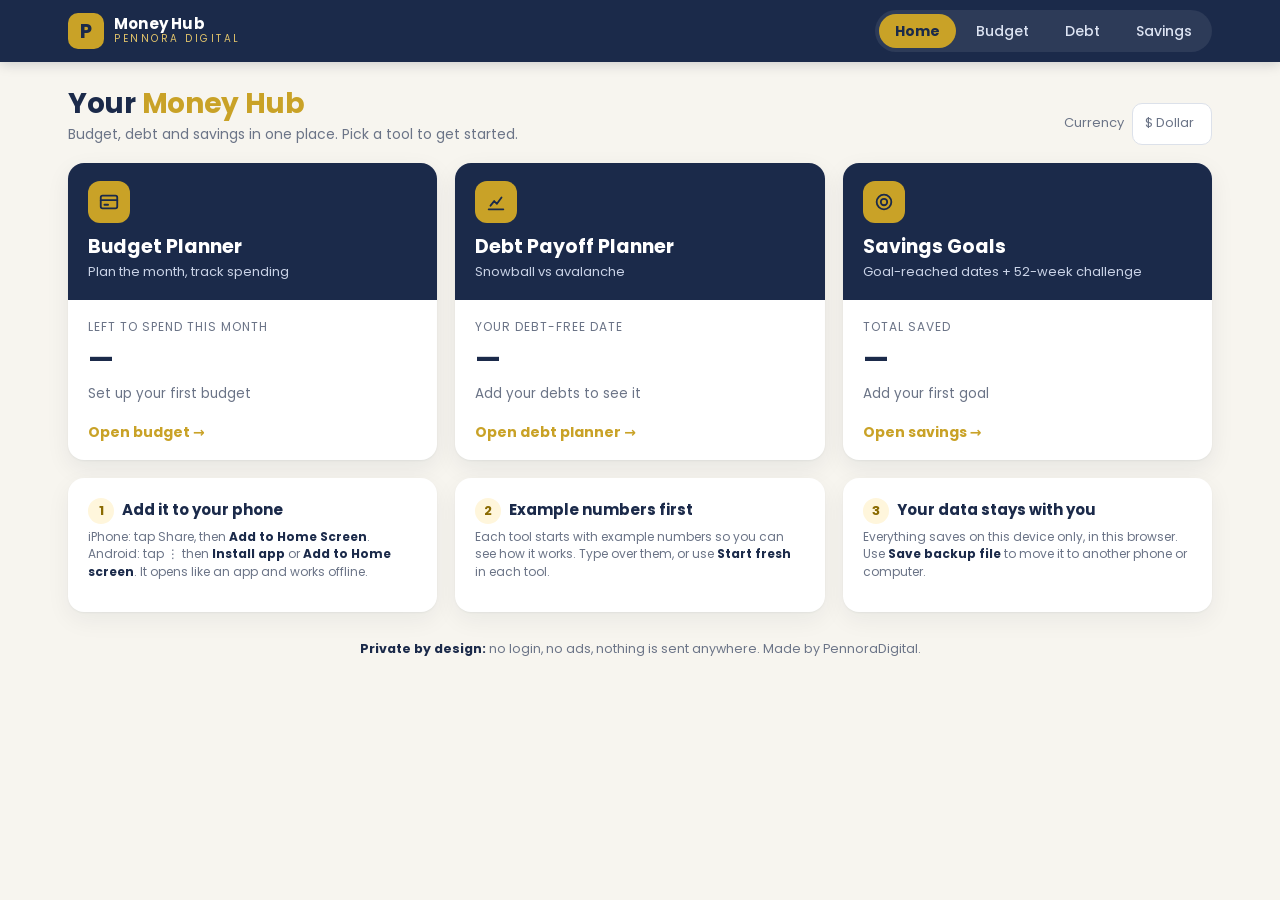
<file: index.html>
<!doctype html>
<html lang="en">
<head>
<meta charset="utf-8">
<meta name="viewport" content="width=device-width, initial-scale=1">
<title>Money Hub – Pennora Money Hub</title>
<meta name="robots" content="noindex, nofollow">
<meta name="theme-color" content="#1B2A4A">
<meta name="apple-mobile-web-app-capable" content="yes">
<meta name="mobile-web-app-capable" content="yes">
<meta name="apple-mobile-web-app-status-bar-style" content="black">
<meta name="apple-mobile-web-app-title" content="Money Hub">
<link rel="manifest" href="manifest.webmanifest">
<link rel="icon" href="icon-192.png">
<link rel="apple-touch-icon" href="apple-touch-icon.png">
<link rel="stylesheet" href="fonts.css">
<link rel="stylesheet" href="app.css">
</head>
<body>
<div class="appbar"><div class="in"><a class="mark" href="index.html"><span class="p">P</span><span><b>Money Hub</b><small>Pennora Digital</small></span></a><nav class="tabs" aria-label="Tools"><a href="index.html" aria-current="page">Home</a><a href="budget.html">Budget</a><a href="debt.html">Debt</a><a href="savings.html">Savings</a></nav></div></div>
<div class="wrap">
  <header class="top">
    <div>
      <h1>Your <em>Money Hub</em></h1>
      <p class="tag">Budget, debt and savings in one place. Pick a tool to get started.</p>
    </div>
    <div class="top-actions">
      <label class="cur">Currency <select id="currency" aria-label="Currency symbol"></select></label>
    </div>
  </header>
  <style>
    .tools{display:grid;grid-template-columns:repeat(3,minmax(0,1fr));gap:18px}
    .tool{display:flex;flex-direction:column;text-decoration:none;color:inherit;background:#fff;border-radius:var(--radius);overflow:hidden;box-shadow:0 1px 2px rgba(20,30,55,.05),0 8px 24px rgba(20,30,55,.07);transition:transform .15s,box-shadow .15s}
    .tool:hover{transform:translateY(-2px);box-shadow:0 2px 4px rgba(20,30,55,.06),0 14px 30px rgba(20,30,55,.12)}
    .tool .th{background:var(--navy);color:#fff;padding:18px 20px;position:relative}
    .tool .th .ic{width:42px;height:42px;border-radius:12px;background:var(--gold);display:grid;place-items:center;margin-bottom:10px}
    .tool .th b{font-size:19px;display:block}
    .tool .th span{font-size:13px;color:#C9D2E6}
    .tool .tb{padding:18px 20px;flex:1;display:flex;flex-direction:column;gap:4px}
    .tool .l{font-size:12px;color:var(--muted);text-transform:uppercase;letter-spacing:1px}
    .tool .v{font-size:28px;font-weight:700;color:var(--navy)}
    .tool .s{font-size:13.5px;color:var(--muted)}
    .tool .go{margin-top:14px;font-weight:700;color:var(--gold);font-size:14px}
    .steps{display:grid;grid-template-columns:repeat(3,minmax(0,1fr));gap:18px;margin-top:18px}
    .steps .card b{color:var(--navy)}
    .n{display:inline-grid;place-items:center;width:26px;height:26px;border-radius:50%;background:var(--gold-bg);color:#8A6A00;font-weight:700;font-size:13px;margin-right:8px}
    @media (max-width:900px){.tools,.steps{grid-template-columns:1fr}}
  </style>
  <div class="tools">
    <a class="tool" href="budget.html">
      <div class="th"><div class="ic"><svg width="22" height="22" viewBox="0 0 24 24" fill="none" stroke="#1B2A4A" stroke-width="2" stroke-linecap="round" stroke-linejoin="round"><rect x="3" y="5" width="18" height="14" rx="2"/><path d="M3 10h18M7 15h4"/></svg></div><b>Budget Planner</b><span>Plan the month, track spending</span></div>
      <div class="tb"><div class="l">Left to spend this month</div><div class="v" id="bV">—</div><div class="s" id="bS">Set up your first budget</div><div class="go">Open budget →</div></div>
    </a>
    <a class="tool" href="debt.html">
      <div class="th"><div class="ic"><svg width="22" height="22" viewBox="0 0 24 24" fill="none" stroke="#1B2A4A" stroke-width="2" stroke-linecap="round" stroke-linejoin="round"><path d="M4 20h16M6 16l4-5 3 3 5-7"/></svg></div><b>Debt Payoff Planner</b><span>Snowball vs avalanche</span></div>
      <div class="tb"><div class="l">Your debt-free date</div><div class="v" id="dV">—</div><div class="s" id="dS">Add your debts to see it</div><div class="go">Open debt planner →</div></div>
    </a>
    <a class="tool" href="savings.html">
      <div class="th"><div class="ic"><svg width="22" height="22" viewBox="0 0 24 24" fill="none" stroke="#1B2A4A" stroke-width="2" stroke-linecap="round" stroke-linejoin="round"><circle cx="12" cy="12" r="8"/><circle cx="12" cy="12" r="3.5"/></svg></div><b>Savings Goals</b><span>Goal-reached dates + 52-week challenge</span></div>
      <div class="tb"><div class="l">Total saved</div><div class="v" id="sV">—</div><div class="s" id="sS">Add your first goal</div><div class="go">Open savings →</div></div>
    </a>
  </div>
  <div class="steps">
    <div class="card"><span class="n">1</span><b>Add it to your phone</b><p class="hint">iPhone: tap Share, then <b>Add to Home Screen</b>. Android: tap ⋮ then <b>Install app</b> or <b>Add to Home screen</b>. It opens like an app and works offline.</p></div>
    <div class="card"><span class="n">2</span><b>Example numbers first</b><p class="hint">Each tool starts with example numbers so you can see how it works. Type over them, or use <b>Start fresh</b> in each tool.</p></div>
    <div class="card"><span class="n">3</span><b>Your data stays with you</b><p class="hint">Everything saves on this device only, in this browser. Use <b>Save backup file</b> to move it to another phone or computer.</p></div>
  </div>
  <p class="privacy"><b>Private by design:</b> no login, no ads, nothing is sent anywhere. Made by PennoraDigital.</p>
</div>
<script src="common.js"></script>
<script>
(function(){
var $=PH.$;
function draw(){
  var b=PH.load("pennora-hub-budget-v1",null),m=b&&b.months&&b.months[PH.ym()];
  if(m){var inc=m.income.reduce(function(s,x){return s+PH.pos(x.a)},0),sp=m.cats.reduce(function(s,c){return s+PH.pos(c.s)},0);$("bV").textContent=PH.money(inc-sp);$("bS").textContent=PH.money(sp)+" spent of "+PH.money(inc)+" income"}
  var d=PH.load("pennora-hub-debt-v1",null),r=PH.debtFree(d);
  if(r&&r.total>0){$("dV").textContent=isFinite(r.months)?PH.ymLabel(PH.ymAdd(r.start,r.months-1),true):"Not yet";$("dS").textContent=PH.money(r.total,d.cur)+" of debt · "+(isFinite(r.months)?PH.dur(r.months)+" to go":"raise your payments")}
  else if(r){$("dV").textContent="Debt-free ✓";$("dS").textContent="No debts entered"}
  var s=PH.load("pennora-hub-savings-v1",null);
  if(s&&Array.isArray(s.goals)&&s.goals.length){var t=0,g=0;s.goals.forEach(function(x){t+=PH.pos(x.s);g+=PH.pos(x.t)});$("sV").textContent=PH.money(t);$("sS").textContent="of "+PH.money(g)+" across "+s.goals.length+" goals"}
}
PH.curSelect($("currency"),PH.cur(),function(v){PH.setCur(v);draw()});
draw();
})();
</script>
</body>
</html>
</file>
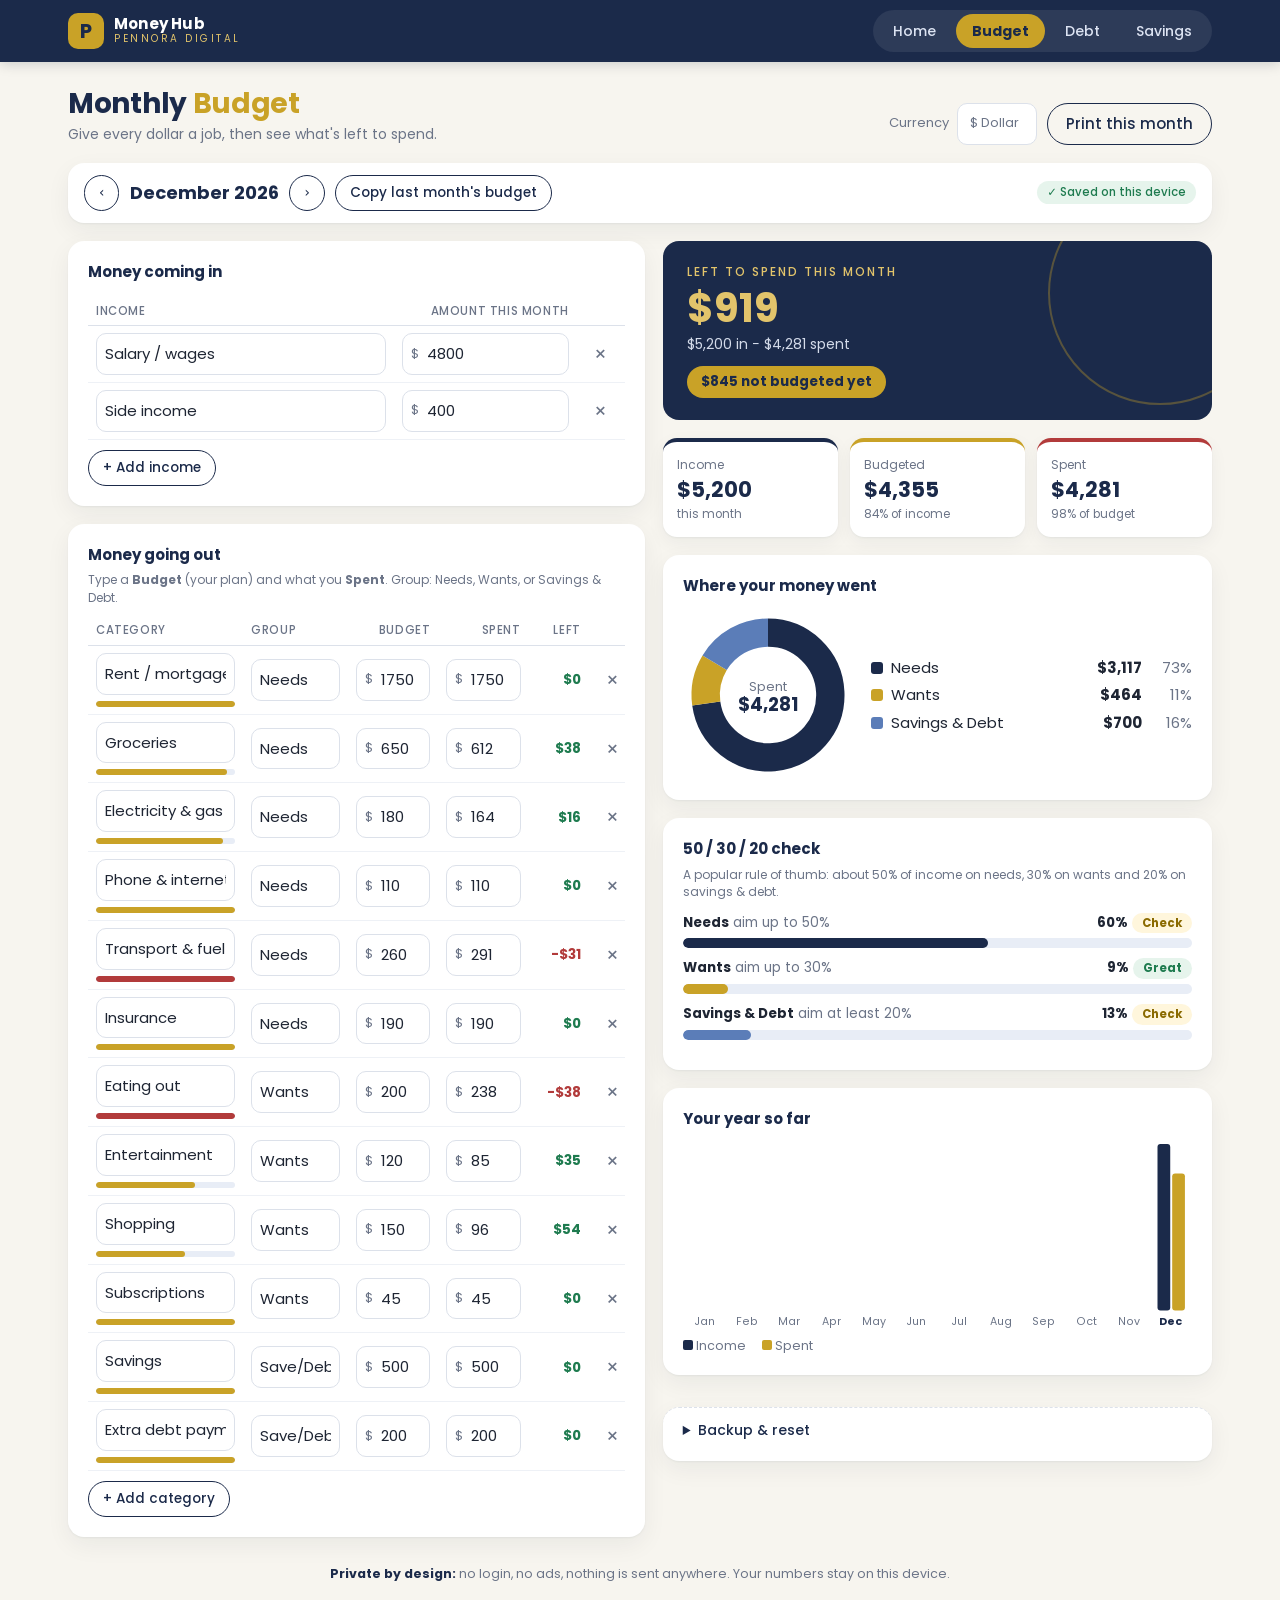
<file: budget.html>
<!doctype html>
<html lang="en">
<head>
<meta charset="utf-8">
<meta name="viewport" content="width=device-width, initial-scale=1">
<title>Budget Planner – Pennora Money Hub</title>
<meta name="robots" content="noindex, nofollow">
<meta name="theme-color" content="#1B2A4A">
<meta name="apple-mobile-web-app-capable" content="yes">
<meta name="mobile-web-app-capable" content="yes">
<meta name="apple-mobile-web-app-status-bar-style" content="black">
<meta name="apple-mobile-web-app-title" content="Money Hub">
<link rel="manifest" href="manifest.webmanifest">
<link rel="icon" href="icon-192.png">
<link rel="apple-touch-icon" href="apple-touch-icon.png">
<link rel="stylesheet" href="fonts.css">
<link rel="stylesheet" href="app.css">
</head>
<body>
<div class="appbar"><div class="in"><a class="mark" href="index.html"><span class="p">P</span><span><b>Money Hub</b><small>Pennora Digital</small></span></a><nav class="tabs" aria-label="Tools"><a href="index.html">Home</a><a href="budget.html" aria-current="page">Budget</a><a href="debt.html">Debt</a><a href="savings.html">Savings</a></nav></div></div>
<div class="wrap">
  <header class="top">
    <div>
      <h1>Monthly <em>Budget</em></h1>
      <p class="tag">Give every dollar a job, then see what's left to spend.</p>
    </div>
    <div class="top-actions">
      <label class="cur">Currency <select id="currency" aria-label="Currency symbol"></select></label>
      <button class="btn ghost" id="printBtn" type="button">Print this month</button>
    </div>
  </header>
  <p class="print-head" id="printHead"></p>

  <div class="monthbar card no-print" style="display:flex;align-items:center;gap:10px;flex-wrap:wrap;margin-bottom:18px;padding:12px 16px">
    <button class="btn ghost small" id="prevM" type="button" aria-label="Previous month">‹</button>
    <strong id="mLabel" style="font-size:18px;color:var(--navy);min-width:150px;text-align:center"></strong>
    <button class="btn ghost small" id="nextM" type="button" aria-label="Next month">›</button>
    <button class="btn ghost small" id="copyBtn" type="button">Copy last month's budget</button>
    <span style="flex:1"></span>
    <span class="saved" id="saved">✓ Saved on this device</span>
  </div>

  <div class="grid">
    <div class="col">
      <section class="card">
        <h2><span class="grow">Money coming in</span></h2>
        <table><thead><tr><th>Income</th><th class="num" style="width:34%">Amount this month</th><th style="width:36px"></th></tr></thead><tbody id="incBody"></tbody></table>
        <div class="row-actions no-print"><button class="btn ghost small" id="addInc" type="button">+ Add income</button></div>
      </section>
      <section class="card">
        <h2><span class="grow">Money going out</span></h2>
        <p class="hint" style="margin:-8px 0 10px">Type a <b>Budget</b> (your plan) and what you <b>Spent</b>. Group: Needs, Wants, or Savings &amp; Debt.</p>
        <div style="overflow-x:auto"><table style="min-width:520px;table-layout:fixed"><colgroup><col style="width:31%"><col style="width:21%"><col style="width:18%"><col style="width:18%"><col style="width:12%"><col style="width:36px"></colgroup><thead><tr><th>Category</th><th>Group</th><th class="num">Budget</th><th class="num">Spent</th><th class="num">Left</th><th></th></tr></thead><tbody id="catBody"></tbody></table></div>
        <div class="row-actions no-print"><button class="btn ghost small" id="addCat" type="button">+ Add category</button></div>
      </section>
    </div>
    <div class="col">
      <section class="hero">
        <div class="lab">Left to spend this month</div>
        <div class="big gold" id="hLeft"></div>
        <div class="small" id="hSmall"></div>
        <div id="hChip"></div>
      </section>
      <div class="kpis" style="grid-template-columns:repeat(3,minmax(0,1fr))">
        <div class="kpi"><div class="l">Income</div><div class="v" id="kInc"></div><div class="s">this month</div></div>
        <div class="kpi" style="border-top-color:var(--gold)"><div class="l">Budgeted</div><div class="v" id="kBud"></div><div class="s" id="kBudS"></div></div>
        <div class="kpi" style="border-top-color:var(--bad)"><div class="l">Spent</div><div class="v" id="kSp"></div><div class="s" id="kSpS"></div></div>
      </div>
      <section class="card">
        <h2>Where your money went</h2>
        <div style="display:flex;gap:18px;align-items:center;flex-wrap:wrap">
          <div id="donut" style="width:170px;height:170px;flex:none"></div>
          <div id="legend" style="flex:1;min-width:180px"></div>
        </div>
      </section>
      <section class="card">
        <h2>50 / 30 / 20 check</h2>
        <p class="hint" style="margin:-8px 0 12px">A popular rule of thumb: about 50% of income on needs, 30% on wants and 20% on savings &amp; debt.</p>
        <div id="rule"></div>
      </section>
      <section class="card">
        <h2>Your year so far</h2>
        <div id="yearChart"></div>
      </section>
      <details class="more card no-print">
        <summary>Backup &amp; reset</summary>
        <p class="hint">Your budget is saved in this browser only. Save a backup file to move it to another device.</p>
        <div class="row-actions">
          <button class="btn ghost small" id="exportBtn" type="button">Save backup file</button>
          <button class="btn ghost small" id="importBtn" type="button">Open backup file</button>
          <input type="file" id="importFile" accept=".json,application/json" hidden>
          <button class="btn ghost small" id="clearM" type="button">Clear this month</button>
          <button class="btn ghost small" id="resetBtn" type="button">Start fresh (all months)</button>
        </div>
      </details>
    </div>
  </div>
  <p class="privacy"><b>Private by design:</b> no login, no ads, nothing is sent anywhere. Your numbers stay on this device.</p>
</div>
<script src="common.js"></script>
<script>
(function(){
var KEY="pennora-hub-budget-v1",$=PH.$,GROUPS=["Needs","Wants","Savings & Debt"],GCOL={"Needs":"#1B2A4A","Wants":"#C9A227","Savings & Debt":"#5B7DB8"};
function tpl(sample){return {income:[{n:"Salary / wages",a:sample?4800:0},{n:"Side income",a:sample?400:0}],
 cats:[["Rent / mortgage","Needs",1750,1750],["Groceries","Needs",650,612],["Electricity & gas","Needs",180,164],["Phone & internet","Needs",110,110],
 ["Transport & fuel","Needs",260,291],["Insurance","Needs",190,190],["Eating out","Wants",200,238],["Entertainment","Wants",120,85],
 ["Shopping","Wants",150,96],["Subscriptions","Wants",45,45],["Savings","Savings & Debt",500,500],["Extra debt payment","Savings & Debt",200,200]]
 .map(function(c){return {n:c[0],g:c[1],b:sample?c[2]:0,s:sample?c[3]:0}})}}
function blankFrom(m){return {income:m.income.map(function(x){return {n:x.n,a:x.a}}),cats:m.cats.map(function(c){return {n:c.n,g:c.g,b:c.b,s:0}})}}
var S=PH.load(KEY,null);
if(!S||typeof S!=="object"||!S.months){var now=PH.ym();S={month:now,months:{}};S.months[now]=tpl(true)}
if(!S.months[S.month])S.months[S.month]=tpl(false);
function M(){return S.months[S.month]}
function save(){PH.store(KEY,S,"saved")}
function inputCell(val,cls,attr){return '<div class="inp"><span class="cs">'+PH.esc(PH.cur())+'</span><input inputmode="decimal" '+attr+' value="'+(val?Math.round(val*100)/100:"")+'" placeholder="0"></div>'}
function render(){
  var m=M();$("mLabel").textContent=PH.ymLabel(S.month,true);
  $("incBody").innerHTML=m.income.map(function(x,i){return '<tr><td><div class="inp"><input data-t="in" data-i="'+i+'" value="'+PH.esc(x.n)+'" placeholder="Income name" maxlength="40"></div></td><td>'+inputCell(x.a,"",'data-t="ia" data-i="'+i+'" aria-label="Amount"')+'</td><td><button class="x no-print" data-del="inc" data-i="'+i+'" aria-label="Remove">×</button></td></tr>'}).join("");
  $("catBody").innerHTML=m.cats.map(function(c,i){return '<tr><td><div class="inp"><input data-t="cn" data-i="'+i+'" value="'+PH.esc(c.n)+'" placeholder="Category" maxlength="40"></div><div class="bar" style="margin-top:6px;height:6px" id="cb'+i+'"><i></i></div></td>'+
    '<td><div class="inp"><select data-t="cg" data-i="'+i+'">'+GROUPS.map(function(g){return '<option value="'+g+'"'+(g===c.g?' selected':'')+'>'+(g==="Savings & Debt"?"Save/Debt":g)+'</option>'}).join("")+'</select></div></td>'+
    '<td>'+inputCell(c.b,"",'data-t="cb" data-i="'+i+'" aria-label="Budget"')+'</td><td>'+inputCell(c.s,"",'data-t="cs" data-i="'+i+'" aria-label="Spent"')+'</td>'+
    '<td class="num" id="cl'+i+'"></td><td><button class="x no-print" data-del="cat" data-i="'+i+'" aria-label="Remove">×</button></td></tr>'}).join("");
  update();
}
function totals(m){var inc=m.income.reduce(function(s,x){return s+PH.pos(x.a)},0),bud=0,sp=0,g={};GROUPS.forEach(function(k){g[k]=0});
  m.cats.forEach(function(c){bud+=PH.pos(c.b);sp+=PH.pos(c.s);g[c.g]=(g[c.g]||0)+PH.pos(c.s)});return {inc:inc,bud:bud,sp:sp,g:g}}
function update(){
  var m=M(),t=totals(m),C=PH.cur();
  m.cats.forEach(function(c,i){var left=PH.pos(c.b)-PH.pos(c.s),el=$("cl"+i);if(!el)return;el.innerHTML='<b style="color:'+(left<0?"var(--bad)":"var(--good)")+'">'+PH.money(left)+'</b>';
    var b=$("cb"+i),pct=c.b>0?Math.min(1,c.s/c.b):(c.s>0?1:0);b.className="bar"+(c.s>c.b&&c.s>0?" over":"");b.firstChild.style.width=(pct*100)+"%"});
  var left=t.inc-t.sp;$("hLeft").textContent=PH.money(left);
  $("hSmall").textContent=PH.money(t.inc)+" in  −  "+PH.money(t.sp)+" spent";
  var unplanned=t.inc-t.bud;
  $("hChip").innerHTML=t.inc===0?'<span class="chip">Add your income to start</span>':(unplanned>=0?'<span class="chip">'+(unplanned<1?"Every dollar has a job ✓":PH.money(unplanned)+" not budgeted yet")+'</span>':'<span class="chip bad">Budget is '+PH.money(-unplanned)+' more than income</span>');
  $("kInc").textContent=PH.money(t.inc);$("kBud").textContent=PH.money(t.bud);$("kBudS").textContent=t.inc?Math.round(t.bud/t.inc*100)+"% of income":"";
  $("kSp").textContent=PH.money(t.sp);$("kSpS").textContent=t.bud?Math.round(t.sp/t.bud*100)+"% of budget":"";
  // donut
  var segs=GROUPS.map(function(g){return [g,t.g[g]||0]}),tot=t.sp,a=-Math.PI/2,svg='<svg viewBox="0 0 120 120" width="170" height="170" role="img" aria-label="Spending by group">';
  if(tot<=0)svg+='<circle cx="60" cy="60" r="44" fill="none" stroke="#E8EDF6" stroke-width="20"/>';
  segs.forEach(function(s){if(s[1]<=0)return;var f=s[1]/tot,a2=a+f*Math.PI*2;if(f>=.9999){svg+='<circle cx="60" cy="60" r="44" fill="none" stroke="'+GCOL[s[0]]+'" stroke-width="20"/>'}else{
    var x1=60+44*Math.cos(a),y1=60+44*Math.sin(a),x2=60+44*Math.cos(a2),y2=60+44*Math.sin(a2);svg+='<path d="M'+x1.toFixed(2)+' '+y1.toFixed(2)+' A44 44 0 '+(f>.5?1:0)+' 1 '+x2.toFixed(2)+' '+y2.toFixed(2)+'" fill="none" stroke="'+GCOL[s[0]]+'" stroke-width="20"/>'}a=a2});
  svg+='<text x="60" y="57" text-anchor="middle" font-size="9" fill="#6B7487">Spent</text><text x="60" y="71" text-anchor="middle" font-size="13" font-weight="700" fill="#1B2A4A">'+PH.esc(PH.money(tot))+'</text></svg>';
  $("donut").innerHTML=svg;
  $("legend").innerHTML=segs.map(function(s){return '<div style="display:flex;align-items:center;gap:8px;margin:6px 0"><i style="width:12px;height:12px;border-radius:3px;background:'+GCOL[s[0]]+'"></i><span style="flex:1">'+s[0]+'</span><b>'+PH.money(s[1])+'</b><span style="color:var(--muted);width:42px;text-align:right">'+(tot?Math.round(s[1]/tot*100):0)+'%</span></div>'}).join("");
  // 50/30/20
  var tg={"Needs":.5,"Wants":.3,"Savings & Debt":.2};
  $("rule").innerHTML=GROUPS.map(function(g){var p=t.inc?t.g[g]/t.inc:0,goal=tg[g],ok=g==="Savings & Debt"?p>=goal-0.005:p<=goal+0.005;
    return '<div style="margin:10px 0"><div style="display:flex;justify-content:space-between;font-size:13.5px"><span><b>'+g+'</b> <span style="color:var(--muted)">aim '+(g==="Savings & Debt"?"at least ":"up to ")+Math.round(goal*100)+'%</span></span><span><b>'+Math.round(p*100)+'%</b> '+(t.inc?'<span class="pill '+(ok?"good":"mid")+'">'+(ok?"Great":"Check")+'</span>':"")+'</span></div>'+
    '<div class="bar" style="margin-top:5px;position:relative"><i style="width:'+Math.min(100,p*100)+'%;background:'+GCOL[g]+'"></i></div></div>'}).join("");
  // year chart: last 12 months ending at current
  var cols=[],mx=1;for(var k=-11;k<=0;k++){var key=PH.ymAdd(S.month,k),mm=S.months[key],tt=mm?totals(mm):{inc:0,sp:0};cols.push([key,tt.inc,tt.sp]);mx=Math.max(mx,tt.inc,tt.sp)}
  var W=520,H=170,bw=W/12,s2='<svg viewBox="0 0 '+W+' '+(H+22)+'" width="100%" role="img" aria-label="Income and spending by month">';
  cols.forEach(function(c,i){var x=i*bw+bw*.18,w=bw*.3,h1=c[1]/mx*H,h2=c[2]/mx*H;
    s2+='<rect x="'+x.toFixed(1)+'" y="'+(H-h1).toFixed(1)+'" width="'+w.toFixed(1)+'" height="'+h1.toFixed(1)+'" rx="3" fill="#1B2A4A"/><rect x="'+(x+w+2).toFixed(1)+'" y="'+(H-h2).toFixed(1)+'" width="'+w.toFixed(1)+'" height="'+h2.toFixed(1)+'" rx="3" fill="#C9A227"/>'+
    '<text x="'+(i*bw+bw/2).toFixed(1)+'" y="'+(H+15)+'" text-anchor="middle" font-size="11" fill="'+(c[0]===S.month?"#1B2A4A":"#6B7487")+'" font-weight="'+(c[0]===S.month?700:400)+'">'+PH.MON[+c[0].split("-")[1]-1]+'</text>'});
  s2+='</svg><div style="display:flex;gap:16px;font-size:12.5px;color:var(--muted)"><span><i style="display:inline-block;width:10px;height:10px;background:#1B2A4A;border-radius:2px"></i> Income</span><span><i style="display:inline-block;width:10px;height:10px;background:#C9A227;border-radius:2px"></i> Spent</span></div>';
  $("yearChart").innerHTML=s2;
  $("printHead").textContent="Budget for "+PH.ymLabel(S.month,true)+" · printed "+new Date().toLocaleDateString();
  save();
}
document.addEventListener("input",function(e){var t=e.target.getAttribute("data-t");if(!t)return;var i=+e.target.getAttribute("data-i"),m=M(),v=e.target.value;
  if(t==="in")m.income[i].n=v.slice(0,40);else if(t==="ia")m.income[i].a=PH.pos(v);else if(t==="cn")m.cats[i].n=v.slice(0,40);else if(t==="cb")m.cats[i].b=PH.pos(v);else if(t==="cs")m.cats[i].s=PH.pos(v);update()});
document.addEventListener("change",function(e){if(e.target.getAttribute("data-t")==="cg"){M().cats[+e.target.getAttribute("data-i")].g=e.target.value;update()}});
document.addEventListener("click",function(e){var d=e.target.getAttribute&&e.target.getAttribute("data-del");if(!d)return;var i=+e.target.getAttribute("data-i"),m=M();
  if(d==="inc")m.income.splice(i,1);else m.cats.splice(i,1);render()});
$("addInc").onclick=function(){M().income.push({n:"",a:0});render()};
$("addCat").onclick=function(){M().cats.push({n:"",g:"Wants",b:0,s:0});render()};
function go(k){S.month=PH.ymAdd(S.month,k);if(!S.months[S.month]){var prev=S.months[PH.ymAdd(S.month,-1)];S.months[S.month]=prev?blankFrom(prev):tpl(false)}render()}
$("prevM").onclick=function(){go(-1)};$("nextM").onclick=function(){go(1)};
$("copyBtn").onclick=function(){var prev=S.months[PH.ymAdd(S.month,-1)];if(!prev){alert("There's no budget saved for last month yet.");return}
  if(confirm("Copy last month's income and budget amounts into "+PH.ymLabel(S.month,true)+"? Your spent amounts this month stay as they are.")){var m=M(),spent={};m.cats.forEach(function(c){spent[c.n]=c.s});S.months[S.month]=blankFrom(prev);S.months[S.month].cats.forEach(function(c){c.s=spent[c.n]||0});render()}};
$("clearM").onclick=function(){if(confirm("Clear all spent amounts for "+PH.ymLabel(S.month,true)+"?")){M().cats.forEach(function(c){c.s=0});render()}};
$("resetBtn").onclick=function(){if(confirm("Delete ALL months and start with a blank budget? Save a backup first if you might need it.")){var now=PH.ym();S={month:now,months:{}};S.months[now]=tpl(false);render()}};
$("printBtn").onclick=function(){window.print()};
$("exportBtn").onclick=function(){PH.download("pennora-budget-backup.json",{app:"pennora-budget",v:1,data:S})};
$("importBtn").onclick=function(){$("importFile").click()};
PH.pickFile($("importFile"),function(o){var d=o&&o.data;if(!d||!d.months){alert("That doesn't look like a Budget backup file.");return}S=d;if(!S.months[S.month])S.month=Object.keys(S.months).sort().pop();render()});
PH.curSelect($("currency"),PH.cur(),function(v){PH.setCur(v);render()});
render();
})();
</script>
</body>
</html>
</file>
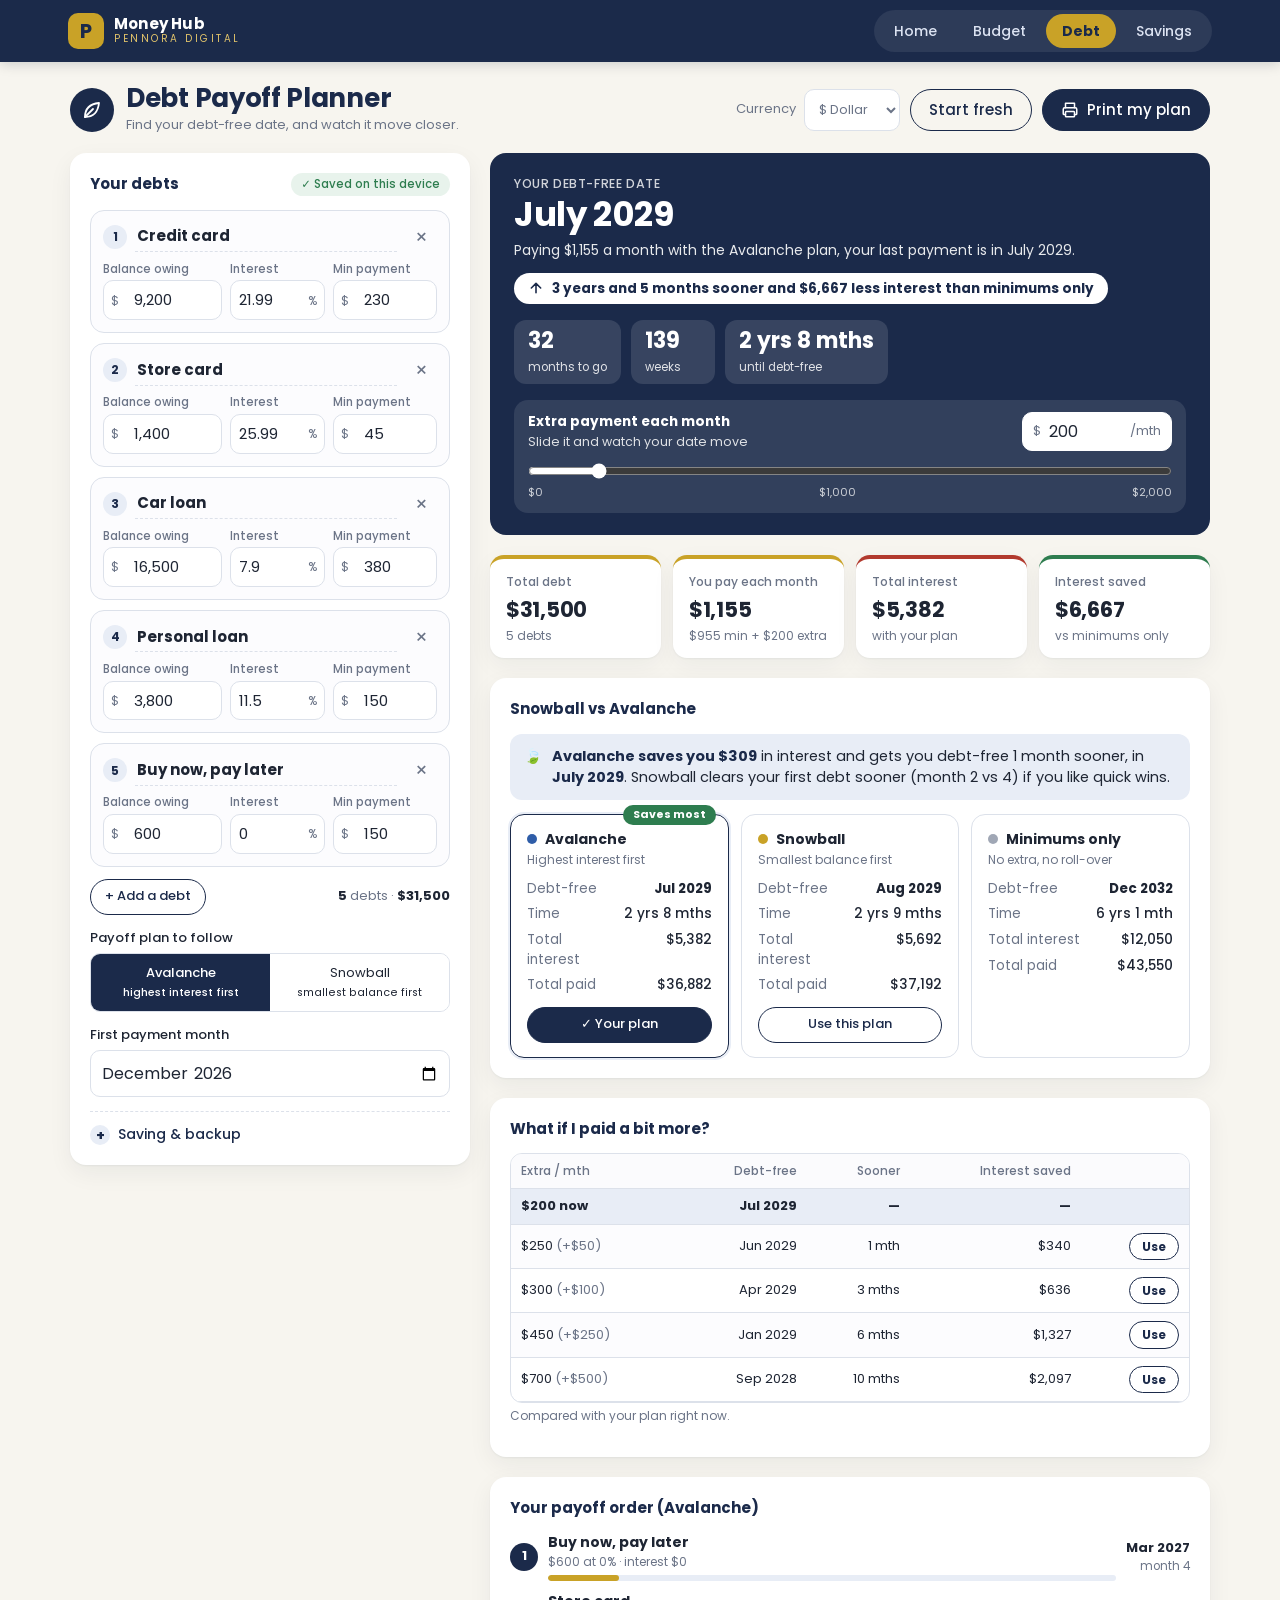
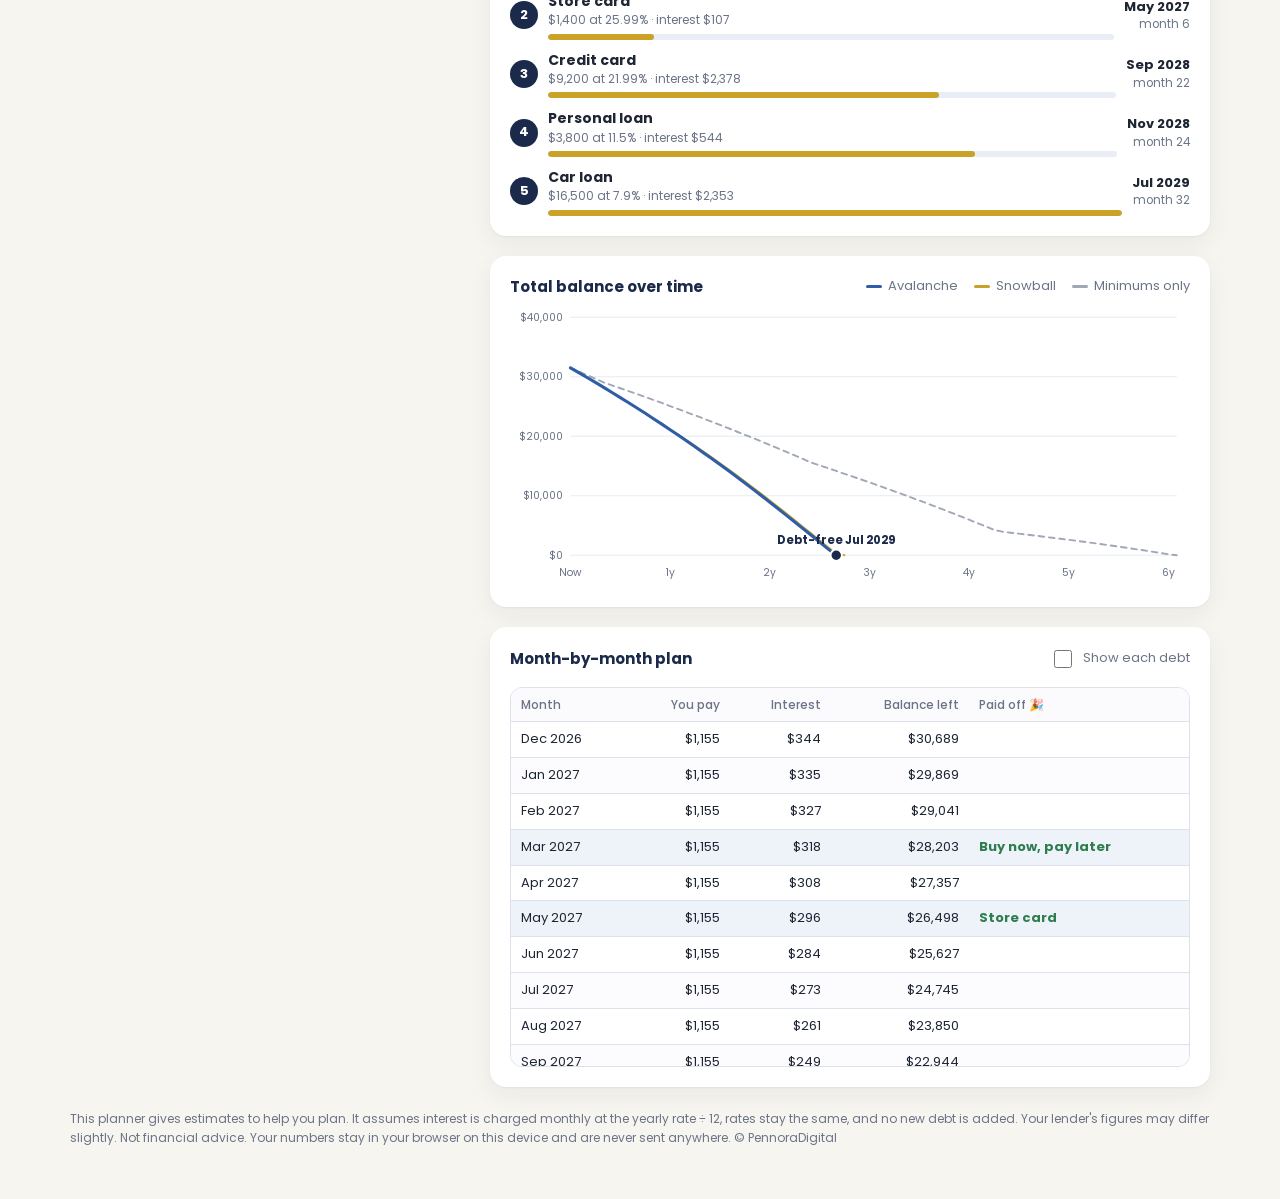
<file: debt.html>
<!doctype html>
<html lang="en">
<head>
<meta charset="utf-8">
<meta name="viewport" content="width=device-width, initial-scale=1">
<title>Debt Payoff – Pennora Money Hub</title>
<meta name="robots" content="noindex, nofollow">
<meta name="theme-color" content="#1B2A4A">
<meta name="apple-mobile-web-app-capable" content="yes">
<meta name="mobile-web-app-capable" content="yes">
<meta name="apple-mobile-web-app-status-bar-style" content="default">
<meta name="apple-mobile-web-app-title" content="Money Hub">
<link rel="manifest" href="manifest.webmanifest">
<link rel="icon" href="icon-192.png">
<link rel="apple-touch-icon" href="apple-touch-icon.png">

<style>
@font-face{font-family:"Pop";src:url([data-uri]) format("woff");font-weight:400}
@font-face{font-family:"Pop";src:url([data-uri]) format("woff");font-weight:500}
@font-face{font-family:"Pop";src:url([data-uri]) format("woff");font-weight:700}
:root{
  --forest:#1B2A4A; --forest2:#2C3E66; --sage:#C9A227; --sage-l:#E8EDF6; --cream:#F7F5EF; --card:#FFFFFF;
  --ink:#1E2533; --muted:#6B7487; --line:#DCE1EA; --ava:#2F5DA8; --snow:#C9A227; --minc:#A0A7B5; --bad:#B23A2E; --good:#2E7D4F;
  --radius:16px;
}
*{box-sizing:border-box}
html,body{margin:0;background:var(--cream);color:var(--ink);font-family:"Pop",system-ui,-apple-system,"Segoe UI",Arial,sans-serif;font-size:15px;line-height:1.45}
button,input,select{font:inherit;color:inherit}
.wrap{padding-top:22px!important;max-width:1180px;margin:0 auto;padding:24px 20px 40px}
header.top{display:flex;align-items:center;justify-content:space-between;gap:16px;flex-wrap:wrap;margin-bottom:18px}
.brand{display:flex;align-items:center;gap:12px}
.logo{width:44px;height:44px;border-radius:50%;background:var(--forest);display:grid;place-items:center;flex:none}
.logo svg{width:24px;height:24px}
h1{font-size:26px;line-height:1.15;margin:0;color:var(--forest);font-weight:700;letter-spacing:-.3px}
.tag{font-size:13px;color:var(--muted);margin:2px 0 0}
.top-actions{display:flex;gap:10px;align-items:center;flex-wrap:wrap}
.btn{border:1.5px solid var(--forest);background:var(--forest);color:#fff;border-radius:999px;padding:9px 18px;font-weight:500;cursor:pointer;display:inline-flex;align-items:center;justify-content:center;gap:8px;min-height:42px}
.btn.ghost{background:transparent;color:var(--forest)}
.btn.small{min-height:36px;padding:6px 14px;font-size:13px}
.btn:hover{filter:brightness(1.08)}
.btn:disabled{opacity:.45;cursor:not-allowed}
.btn:focus-visible,input:focus-visible,select:focus-visible,summary:focus-visible,.x:focus-visible,.seg button:focus-visible{outline:3px solid #A9BEE3;outline-offset:2px}
.cur{display:flex;align-items:center;gap:8px;font-size:13px;color:var(--muted)}
.cur select{border:1.5px solid var(--line);background:#fff;border-radius:10px;padding:8px 10px;min-height:42px}
.grid{display:grid;grid-template-columns:400px minmax(0,1fr);gap:20px;align-items:start}
.card{background:var(--card);border-radius:var(--radius);box-shadow:0 1px 2px rgba(20,30,55,.05),0 8px 24px rgba(20,30,55,.06);padding:20px}
.card h2{font-size:15px;margin:0 0 14px;color:var(--forest);font-weight:700;display:flex;align-items:center;gap:10px}
.card h2 .grow{flex:1}
.dot{width:10px;height:10px;border-radius:50%;display:inline-block;flex:none}
.field{margin-bottom:14px}
.field label,.lbl{display:block;font-size:13px;font-weight:500;margin-bottom:5px}
.hint{font-size:12px;color:var(--muted);margin-top:4px}
.inp{display:flex;align-items:center;border:1.5px solid var(--line);border-radius:10px;background:#fff;overflow:hidden;transition:border-color .15s}
.inp:focus-within{border-color:var(--forest2)}
.inp span{padding:0 10px;color:var(--muted);font-size:13px;white-space:nowrap}
.inp span:first-child{padding-right:0}
.inp input{border:0;outline:0;flex:1;min-width:0;width:100%;padding:10px 10px;background:transparent;font-size:16px;font-variant-numeric:tabular-nums}
.inp.sm input{padding:8px 8px;font-size:15px}
.inp.sm span{padding:0 7px;font-size:12px}
.seg{display:flex;border:1.5px solid var(--line);border-radius:10px;overflow:hidden}
.seg button{flex:1;border:0;background:#fff;padding:10px 6px;cursor:pointer;font-size:13px;min-height:42px}
.seg button[aria-pressed="true"]{background:var(--forest);color:#fff;font-weight:500}
.saved{font-size:11.5px;font-weight:500;color:var(--good);background:#E8F3EC;border-radius:999px;padding:3px 10px;white-space:nowrap}
.saved.off{color:#8A6A00;background:#FFF6DC}
/* debts */
.debts{display:grid;grid-template-columns:minmax(0,1fr);gap:10px;margin-bottom:12px}
.d3>div{min-width:0}
.debt{border:1.5px solid var(--line);border-radius:14px;padding:10px 12px 12px;background:#FCFCFE}
.dhead{display:flex;align-items:center;gap:8px;margin-bottom:8px}
.num{width:24px;height:24px;border-radius:50%;background:var(--sage-l);color:var(--forest);font-size:12px;font-weight:700;display:grid;place-items:center;flex:none}
.dname{flex:1;min-width:0;border:0;border-bottom:1.5px dashed var(--line);background:transparent;padding:4px 2px;font-weight:600;font-size:15px;outline:0}
.dname:focus{border-bottom-color:var(--forest2)}
.x{border:0;background:transparent;width:32px;height:32px;border-radius:50%;cursor:pointer;color:var(--muted);font-size:20px;line-height:1;flex:none}
.x:hover{background:#F3E4E1;color:var(--bad)}
.d3{display:grid;grid-template-columns:1.25fr 1fr 1.1fr;gap:8px}
.d3 .lbl{font-size:11.5px;color:var(--muted);margin-bottom:3px}
.dwarn{font-size:12px;color:#8A6A00;background:#FFF6DC;border-radius:8px;padding:6px 9px;margin-top:8px;display:none}
.dwarn.show{display:block}
.addrow{display:flex;gap:10px;align-items:center;justify-content:space-between;flex-wrap:wrap;margin-bottom:6px}
.totals{font-size:13px;color:var(--muted)} .totals b{color:var(--ink)}
details.more{border-top:1px dashed var(--line);margin-top:14px;padding-top:12px}
details.more summary{cursor:pointer;font-weight:500;color:var(--forest);font-size:14px;list-style:none;display:flex;align-items:center;gap:8px}
details.more summary::-webkit-details-marker{display:none}
details.more summary::before{content:"+";width:20px;height:20px;border-radius:50%;background:var(--sage-l);display:grid;place-items:center;font-weight:700}
details.more[open] summary::before{content:"–"}
details.more .inner{margin-top:14px}
.btnrow{display:flex;gap:8px;flex-wrap:wrap}
.stack{display:grid;gap:20px;min-width:0}.stack>*{min-width:0}
/* hero */
.hero{background:var(--forest);color:#fff;border-radius:var(--radius);padding:22px 24px}
.hero .eyebrow{font-size:12.5px;letter-spacing:.6px;text-transform:uppercase;opacity:.8;font-weight:500}
.hero .date{font-size:34px;font-weight:700;line-height:1.15;margin-top:2px;letter-spacing:-.4px;transition:transform .25s}
.hero .date.bump{transform:scale(1.04)}
.hero .small{opacity:.9;font-size:14px;margin-top:6px}
.chip{display:inline-flex;align-items:center;gap:8px;background:#fff;color:var(--forest);border-radius:999px;padding:6px 14px;font-size:13.5px;font-weight:600;margin-top:12px}
.chip.warnc{background:#FFF6DC;color:#8A6A00}
.chip svg{flex:none}
.count{display:flex;gap:10px;margin-top:16px;flex-wrap:wrap}
.count div{background:rgba(255,255,255,.12);border-radius:12px;padding:8px 14px;min-width:84px}
@media (max-width:560px){.count{display:grid;grid-template-columns:1fr 1fr 1.4fr;gap:8px}.count div{min-width:0;padding:8px 10px}.count b{font-size:18px}}
.count b{display:block;font-size:22px;font-variant-numeric:tabular-nums;line-height:1.2}
.count span{font-size:11.5px;opacity:.85}
.slide{background:rgba(255,255,255,.1);border-radius:14px;padding:12px 14px;margin-top:16px}
.slide .top{display:flex;justify-content:space-between;align-items:center;gap:10px;flex-wrap:wrap;font-size:13.5px}
.slide .top .inp{background:#fff;border-color:#fff;width:150px}
.slide .top .inp input{color:var(--ink);padding:7px 8px}
.slide input[type=range]{width:100%;accent-color:#fff;margin:12px 0 2px}
.slide .ticks{display:flex;justify-content:space-between;font-size:11px;opacity:.75}
.kpis{display:grid;grid-template-columns:repeat(4,1fr);gap:12px}
.kpi{background:#fff;border-radius:14px;padding:14px 16px;box-shadow:0 1px 2px rgba(20,30,55,.05),0 8px 24px rgba(20,30,55,.05);border-top:4px solid var(--sage)}
.kpi .l{font-size:12px;color:var(--muted);font-weight:500}
.kpi .v{font-size:21px;font-weight:700;margin-top:4px;font-variant-numeric:tabular-nums;letter-spacing:-.3px}
.kpi .s{font-size:12px;color:var(--muted);margin-top:2px}
/* compare */
.answer{background:var(--sage-l);border-radius:12px;padding:12px 14px;font-size:14.5px;margin-bottom:14px;display:flex;gap:10px;align-items:flex-start}
.answer b{color:var(--forest)}
.compare{display:grid;grid-template-columns:repeat(3,1fr);gap:12px}
.side{border:1.5px solid var(--line);border-radius:14px;padding:14px 16px;position:relative;display:flex;flex-direction:column}
.side.on{border-color:var(--forest);box-shadow:0 0 0 2px var(--sage-l)}
.side h3{margin:0 0 2px;font-size:14px;display:flex;align-items:center;gap:8px}
.side .how{font-size:12px;color:var(--muted);margin-bottom:10px}
.side dl{margin:0 0 12px;display:grid;grid-template-columns:1fr auto;gap:6px 10px;font-size:13.5px}
.side dt{color:var(--muted)} .side dd{margin:0;text-align:right;font-weight:500;font-variant-numeric:tabular-nums}
.side dd.big{font-weight:700;color:var(--ink)}
.side .btn{margin-top:auto;width:100%}
.badge{position:absolute;top:-10px;right:12px;background:var(--good);color:#fff;font-size:11px;font-weight:600;border-radius:999px;padding:2px 10px}
/* boost */
.boost{width:100%}
.boost td button{border:1.5px solid var(--forest);background:#fff;color:var(--forest);border-radius:999px;padding:4px 12px;font-size:12px;font-weight:600;cursor:pointer}
.boost .plus{color:var(--muted);font-weight:400}
@media (max-width:560px){.boost .plus{display:none}.boost th,.boost td{padding:8px 4px;font-size:12px}.boost th{white-space:normal}.boost td button{padding:3px 8px}}
.boost tr.now td{background:var(--sage-l);font-weight:600}
/* order */
.order{list-style:none;margin:0;padding:0;display:grid;gap:10px}
.order li{display:grid;grid-template-columns:28px minmax(0,1fr) auto;gap:10px;align-items:center}
.order .n{width:28px;height:28px;border-radius:50%;background:var(--forest);color:#fff;font-weight:700;font-size:13px;display:grid;place-items:center}
.order .nm{font-weight:600;font-size:14px;overflow:hidden;text-overflow:ellipsis;white-space:nowrap}
.order .meta{font-size:12px;color:var(--muted)}
.order .when{text-align:right;font-size:13px;font-weight:600;white-space:nowrap}
.order .when span{display:block;font-size:11.5px;color:var(--muted);font-weight:400}
.bar{height:6px;background:var(--sage-l);border-radius:4px;margin-top:5px;overflow:hidden}
.bar i{display:block;height:100%;background:var(--sage);border-radius:4px}
/* chart */
.chart-head{display:flex;justify-content:space-between;align-items:center;gap:12px;flex-wrap:wrap;margin-bottom:6px}
.legend{display:flex;gap:16px;font-size:13px;color:var(--muted);flex-wrap:wrap}
.legend span{display:inline-flex;align-items:center;gap:6px}
.legend i{width:16px;height:3px;border-radius:2px;display:inline-block}
.chart{position:relative}
.chart svg{display:block;width:100%;height:auto;overflow:visible}
.tip{position:absolute;pointer-events:none;background:#fff;border:1px solid var(--line);box-shadow:0 8px 24px rgba(20,30,55,.15);border-radius:10px;padding:8px 10px;font-size:12.5px;min-width:180px;opacity:0;transition:opacity .1s;z-index:3}
.tip b{display:block;margin-bottom:4px}
.tip .r{display:flex;justify-content:space-between;gap:12px;font-variant-numeric:tabular-nums}
.tip .r span:first-child{display:inline-flex;align-items:center;gap:6px;color:var(--muted)}
table{width:100%;border-collapse:collapse;font-size:13px;font-variant-numeric:tabular-nums}
th,td{padding:8px 10px;text-align:right;border-bottom:1px solid var(--line);white-space:nowrap}
th{font-size:12px;color:var(--muted);font-weight:500;background:#FBFBFD;position:sticky;top:0}
th:first-child,td:first-child{text-align:left}
td.off{text-align:left;color:var(--good);font-weight:600;white-space:normal;min-width:120px}
tbody tr:nth-child(even){background:#FCFCFE}
tr.paid td{background:#EEF2F9}
.tablewrap{max-height:380px;overflow:auto;border:1px solid var(--line);border-radius:12px}
.chk{display:inline-flex;align-items:center;gap:8px;font-size:13px;color:var(--muted);cursor:pointer}
.chk input{accent-color:var(--forest);width:18px;height:18px}
.note{font-size:12px;color:var(--muted);margin-top:22px;line-height:1.6}
.print-head{display:none}
.sr{position:absolute;width:1px;height:1px;overflow:hidden;clip:rect(0 0 0 0)}
@media (max-width:960px){.grid{grid-template-columns:minmax(0,1fr)}.kpis{grid-template-columns:repeat(2,1fr)}}
@media (max-width:640px){.compare{grid-template-columns:1fr}}
@media (max-width:560px){.wrap{padding:16px 14px 30px}h1{font-size:21px}.hero{padding:18px}.hero .date{font-size:27px}.kpi .v{font-size:18px}.top-actions{width:100%}.top-actions .btn{flex:1}.cur{width:100%}.cur select{flex:1}.card{padding:16px}.d3{grid-template-columns:1fr 1fr}.d3 .f1{grid-column:1 / -1}.order .meta{white-space:normal}}
@media print{
  @page{size:A4;margin:12mm}
  html,body{background:#fff!important;font-size:12px}
  .wrap{max-width:none;padding:0}
  .top-actions,.no-print,.tip,.x,.slide,.side .btn,.boost td:last-child,.boost th:last-child,details.more{display:none!important}
  .print-head{display:block;font-size:11px;color:var(--muted);margin:-8px 0 12px}
  .grid{grid-template-columns:1fr}
  .kpis{grid-template-columns:repeat(4,1fr)!important}.compare{grid-template-columns:repeat(3,1fr)!important}
  .card,.kpi{box-shadow:none;border:1px solid var(--line)}
  .card,.kpi,.hero,.side,.debt,.order li{break-inside:avoid}
  .debts{grid-template-columns:1fr 1fr}
  .tablewrap{max-height:none;overflow:visible;border:0}
  th{position:static}
  .hero,.kpi,.dot,.legend i,.n,.bar i,.badge,.chip,.count div{-webkit-print-color-adjust:exact;print-color-adjust:exact}
  .dname{border:0}
}
:root{--navy:#1B2A4A;--navy2:#2C3E66;--gold:#C9A227;--gold-l:#E2C46B}
.appbar{background:var(--navy);color:#fff;position:sticky;top:0;z-index:20;box-shadow:0 2px 12px rgba(10,20,40,.18)}
.appbar .in{max-width:1180px;margin:0 auto;padding:10px 18px;display:flex;align-items:center;gap:16px;flex-wrap:wrap}
.mark{display:flex;align-items:center;gap:10px;text-decoration:none;color:#fff;margin-right:auto}
.mark .p{width:36px;height:36px;border-radius:10px;background:var(--gold);color:var(--navy);display:grid;place-items:center;font-weight:700;font-size:20px}
.mark b{display:block;font-size:15px;line-height:1.1;letter-spacing:.2px}
.mark small{display:block;font-size:10px;letter-spacing:2.5px;color:var(--gold-l);text-transform:uppercase}
nav.tabs{display:flex;gap:4px;background:rgba(255,255,255,.08);padding:4px;border-radius:999px}
nav.tabs a{color:#DCE3F2;text-decoration:none;padding:7px 16px;border-radius:999px;font-size:14px;font-weight:500;white-space:nowrap}
nav.tabs a:hover{color:#fff}
nav.tabs a[aria-current="page"]{background:var(--gold);color:var(--navy);font-weight:700}
@media (max-width:560px){.appbar .in{padding:8px 12px;gap:8px}.mark{margin-right:0}.mark small{display:none}nav.tabs{width:100%;justify-content:space-between}nav.tabs a{padding:7px 10px;font-size:13px;flex:1;text-align:center}}
@media print{.appbar{display:none!important}}
body{margin:0}
</style>
</head>
<body>
<div class="appbar"><div class="in"><a class="mark" href="index.html"><span class="p">P</span><span><b>Money Hub</b><small>Pennora Digital</small></span></a><nav class="tabs" aria-label="Tools"><a href="index.html">Home</a><a href="budget.html">Budget</a><a href="debt.html" aria-current="page">Debt</a><a href="savings.html">Savings</a></nav></div></div>
<div class="wrap">
  <header class="top">
    <div class="brand">
      <div class="logo" aria-hidden="true"><svg viewBox="0 0 24 24" fill="none" stroke="#fff" stroke-width="1.8" stroke-linecap="round" stroke-linejoin="round"><path d="M5 19c0-8 5-13 14-14-1 9-6 14-14 14Z"/><path d="M5 19 13 11"/></svg></div>
      <div>
        <h1>Debt Payoff Planner</h1>
        <p class="tag">Find your debt-free date, and watch it move closer.</p>
      </div>
    </div>
    <div class="top-actions">
      <label class="cur">Currency
        <select id="currency" aria-label="Currency symbol">
          <option value="$">$ Dollar</option><option value="£">£ Pound</option><option value="€">€ Euro</option>
          <option value="₹">₹ Rupee</option><option value="R">R Rand</option><option value="">None</option>
        </select>
      </label>
      <button class="btn ghost" id="resetBtn" type="button">Start fresh</button>
      <button class="btn" id="printBtn" type="button"><svg width="18" height="18" viewBox="0 0 24 24" fill="none" stroke="currentColor" stroke-width="2" stroke-linecap="round" stroke-linejoin="round" aria-hidden="true"><path d="M6 9V3h12v6"/><rect x="6" y="14" width="12" height="7" rx="1"/><path d="M6 18H4a1 1 0 0 1-1-1v-6a2 2 0 0 1 2-2h14a2 2 0 0 1 2 2v6a1 1 0 0 1-1 1h-2"/></svg>Print my plan</button>
    </div>
  </header>
  <p class="print-head" id="printHead"></p>

  <div class="grid">
    <!-- ============ INPUTS ============ -->
    <div class="card inputs-card">
      <h2><span class="grow">Your debts</span><span class="saved" id="saved">✓ Saved on this device</span></h2>
      <div class="debts" id="debts"></div>
      <div class="addrow no-print">
        <button class="btn ghost small" id="addBtn" type="button">+ Add a debt</button>
        <span class="totals" id="totals"></span>
      </div>

      <div class="field" style="margin-top:14px">
        <span class="lbl">Payoff plan to follow</span>
        <div class="seg" id="stratSeg">
          <button type="button" data-s="avalanche">Avalanche<br><small>highest interest first</small></button>
          <button type="button" data-s="snowball">Snowball<br><small>smallest balance first</small></button>
        </div>
      </div>

      <div class="field">
        <label for="start">First payment month</label>
        <div class="inp"><input id="start" type="month"></div>
      </div>

      <details class="more">
        <summary>Saving &amp; backup</summary>
        <div class="inner">
          <p class="hint" style="margin-top:0">Your debts save automatically in this browser on this device. Nothing is sent anywhere. To move to another device or browser, save a backup file and open it there.</p>
          <div class="btnrow">
            <button class="btn ghost small" id="exportBtn" type="button">Save backup file</button>
            <button class="btn ghost small" id="importBtn" type="button">Open backup file</button>
            <input type="file" id="importFile" accept=".json,application/json" hidden>
          </div>
        </div>
      </details>
    </div>

    <!-- ============ RESULTS ============ -->
    <div class="stack">
      <div class="hero" aria-live="polite">
        <div class="eyebrow">Your debt-free date</div>
        <div class="date" id="heroDate"></div>
        <div class="small" id="heroSmall"></div>
        <div id="heroChip"></div>
        <div class="count" id="count"></div>
        <div class="slide">
          <div class="top">
            <label for="extraRange"><b>Extra payment each month</b><br><span style="opacity:.85;font-size:12.5px">Slide it and watch your date move</span></label>
            <div class="inp"><span class="cs"></span><input id="extra" inputmode="decimal" aria-label="Extra payment each month"><span>/mth</span></div>
          </div>
          <input type="range" id="extraRange" min="0" max="2000" step="10">
          <div class="ticks"><span id="t0"></span><span id="t1"></span><span id="t2"></span></div>
        </div>
      </div>

      <div class="kpis">
        <div class="kpi"><div class="l">Total debt</div><div class="v" id="kDebt"></div><div class="s" id="kDebtS"></div></div>
        <div class="kpi"><div class="l">You pay each month</div><div class="v" id="kPay"></div><div class="s" id="kPayS"></div></div>
        <div class="kpi" style="border-top-color:var(--bad)"><div class="l">Total interest</div><div class="v" id="kInt"></div><div class="s">with your plan</div></div>
        <div class="kpi" style="border-top-color:var(--good)"><div class="l">Interest saved</div><div class="v" id="kSave"></div><div class="s">vs minimums only</div></div>
      </div>

      <div class="card">
        <h2>Snowball vs Avalanche</h2>
        <div class="answer" id="answer"></div>
        <div class="compare" id="compare"></div>
      </div>

      <div class="card">
        <h2>What if I paid a bit more?</h2>
        <div class="tablewrap" style="max-height:none">
          <table class="boost"><thead><tr><th>Extra / mth</th><th>Debt-free</th><th>Sooner</th><th>Interest saved</th><th><span class="sr">Use</span></th></tr></thead><tbody id="boost"></tbody></table>
        </div>
        <p class="hint">Compared with your plan right now.</p>
      </div>

      <div class="card">
        <h2 id="orderTitle">Your payoff order</h2>
        <ol class="order" id="order"></ol>
      </div>

      <div class="card">
        <div class="chart-head">
          <h2 style="margin:0">Total balance over time</h2>
          <div class="legend"><span><i style="background:var(--ava)"></i>Avalanche</span><span><i style="background:var(--snow)"></i>Snowball</span><span><i style="background:var(--minc)"></i>Minimums only</span></div>
        </div>
        <div class="chart" id="chart"><div class="tip" id="tip"></div></div>
      </div>

      <div class="card">
        <div class="chart-head">
          <h2 style="margin:0">Month-by-month plan</h2>
          <label class="chk no-print"><input type="checkbox" id="perDebt"> Show each debt</label>
        </div>
        <div style="height:10px"></div>
        <div class="tablewrap"><table><thead id="schHead"></thead><tbody id="schBody"></tbody></table></div>
      </div>
    </div>
  </div>

  <p class="note">This planner gives estimates to help you plan. It assumes interest is charged monthly at the yearly rate ÷ 12, rates stay the same, and no new debt is added. Your lender's figures may differ slightly. Not financial advice. Your numbers stay in your browser on this device and are never sent anywhere. © PennoraDigital</p>
</div>

<script>
(function(){
"use strict";
var $=function(id){return document.getElementById(id)};
var KEY="pennora-hub-debt-v1", MAXD=15, CAP=600;
var MON=["Jan","Feb","Mar","Apr","May","Jun","Jul","Aug","Sep","Oct","Nov","Dec"];
var MONL=["January","February","March","April","May","June","July","August","September","October","November","December"];
function thisMonth(){var d=new Date();return d.getFullYear()+"-"+String(d.getMonth()+1).padStart(2,"0")}
function defaults(){return {cur:"$",extra:200,strategy:"avalanche",start:thisMonth(),perDebt:false,debts:[
  {name:"Credit card",bal:9200,rate:21.99,min:230},
  {name:"Store card",bal:1400,rate:25.99,min:45},
  {name:"Car loan",bal:16500,rate:7.9,min:380},
  {name:"Personal loan",bal:3800,rate:11.5,min:150},
  {name:"Buy now, pay later",bal:600,rate:0,min:150}
]}}
function clean(o){
  var d=defaults(); if(!o||typeof o!=="object") return d;
  var s={cur:typeof o.cur==="string"?o.cur:d.cur, extra:num(o.extra), strategy:o.strategy==="snowball"?"snowball":"avalanche",
    start:/^\d{4}-\d{2}$/.test(o.start||"")?o.start:d.start, perDebt:!!o.perDebt, debts:[]};
  if(Array.isArray(o.debts)) o.debts.slice(0,MAXD).forEach(function(x){ if(x&&typeof x==="object") s.debts.push({name:String(x.name||"").slice(0,40),bal:num(x.bal),rate:num(x.rate),min:num(x.min)}); });
  if(!s.debts.length) s.debts.push({name:"",bal:0,rate:0,min:0});
  return s;
}
var S=load(), canSave=true;
function load(){try{var t=localStorage.getItem(KEY); if(t) return clean(JSON.parse(t));}catch(e){} return defaults()}
function save(){var el=$("saved");try{localStorage.setItem(KEY,JSON.stringify(S));el.textContent="✓ Saved on this device";el.className="saved"}catch(e){el.textContent="Not saving in this browser";el.className="saved off"}}
function num(v){var n=parseFloat(String(v==null?"":v).replace(/[^0-9.\-]/g,""));return isFinite(n)?Math.max(0,n):0}
function money(v){if(!isFinite(v)) return "—";var r=Math.round(v);return (r<0?"-":"")+S.cur+Math.abs(r).toLocaleString("en-AU")}
function plain(v){return Math.round((v||0)*100)/100+""}
function grp(v){if(!v) return "";var r=Math.round(v*100)/100;return r.toLocaleString("en-AU",{maximumFractionDigits:2})}
function esc(s){return String(s).replace(/[&<>"']/g,function(c){return {"&":"&amp;","<":"&lt;",">":"&gt;",'"':"&quot;","'":"&#39;"}[c]})}
function startYM(){var p=S.start.split("-");return {y:+p[0],m:+p[1]-1}}
function mDate(k,long){var s=startYM();var t=s.m+k-1;var y=s.y+Math.floor(t/12),m=((t%12)+12)%12;return (long?MONL[m]:MON[m])+" "+y}
function dur(n){if(!isFinite(n)) return "never";var y=Math.floor(n/12),m=n%12,a=[];if(y)a.push(y+(y===1?" yr":" yrs"));if(m||!y)a.push(m+(m===1?" mth":" mths"));return a.join(" ")}
function durLong(n){var y=Math.floor(n/12),m=n%12,a=[];if(y)a.push(y+(y===1?" year":" years"));if(m||!y)a.push(m+(m===1?" month":" months"));return a.join(" and ")}

/* ---------- the maths ---------- */
function simulate(list,extra,mode){
  var d=[];
  list.forEach(function(x,i){ if(x.bal>0.005) d.push({i:i,name:x.name||("Debt "+(i+1)),start:x.bal,bal:x.bal,r:x.rate/1200,rate:x.rate,min:x.min,month:0,interest:0}); });
  var order=d.slice();
  if(mode==="avalanche") order.sort(function(a,b){return b.r-a.r||a.bal-b.bal||a.i-b.i});
  else order.sort(function(a,b){return a.bal-b.bal||b.r-a.r||a.i-b.i});
  var budget=d.reduce(function(s,x){return s+x.min},0)+(mode==="min"?0:extra);
  var rows=[],series=[d.reduce(function(s,x){return s+x.bal},0)],totInt=0,totPaid=0,m=0;
  function left(){for(var j=0;j<d.length;j++) if(d[j].bal>0.005) return true; return false}
  while(m<CAP&&left()){
    m++; var mi=0,mp=0,off=[],avail=budget;
    d.forEach(function(x){ if(x.bal>0.005){var it=x.bal*x.r;x.bal+=it;x.interest+=it;mi+=it;} });
    d.forEach(function(x){ if(x.bal>0.005){var p=Math.min(x.min,x.bal);x.bal-=p;avail-=p;mp+=p;} });
    if(mode!=="min") for(var j=0;j<order.length&&avail>0.005;j++){var x=order[j]; if(x.bal>0.005){var p=Math.min(avail,x.bal);x.bal-=p;avail-=p;mp+=p;}}
    d.forEach(function(x){ if(x.bal<=0.005&&!x.month){x.bal=0;x.month=m;off.push(x.name);} });
    totInt+=mi; totPaid+=mp;
    var rem=d.reduce(function(s,x){return s+x.bal},0);
    rows.push({m:m,paid:mp,int:mi,rem:rem,off:off,per:d.map(function(x){return x.bal})});
    series.push(rem);
  }
  var done=!left();
  return {done:done,months:done?m:Infinity,interest:totInt,paid:totPaid,rows:rows,series:series,debts:d,order:order,budget:budget};
}

/* ---------- debts editor ---------- */
function renderDebts(){
  var h="";
  S.debts.forEach(function(x,i){
    h+='<div class="debt" data-i="'+i+'"><div class="dhead"><span class="num">'+(i+1)+'</span>'+
      '<input class="dname" data-k="name" maxlength="40" placeholder="e.g. Credit card" aria-label="Debt '+(i+1)+' name" value="'+esc(x.name)+'">'+
      '<button class="x" type="button" data-del="'+i+'" aria-label="Remove debt '+(i+1)+'" title="Remove">×</button></div>'+
      '<div class="d3"><div class="f1"><span class="lbl">Balance owing</span><div class="inp sm"><span class="cs"></span><input data-k="bal" inputmode="decimal" aria-label="Balance" value="'+grp(x.bal)+'"></div></div>'+
      '<div><span class="lbl">Interest</span><div class="inp sm"><input data-k="rate" inputmode="decimal" aria-label="Interest rate" value="'+plain(x.rate)+'"><span>%</span></div></div>'+
      '<div><span class="lbl">Min payment</span><div class="inp sm"><span class="cs"></span><input data-k="min" inputmode="decimal" aria-label="Minimum monthly payment" value="'+grp(x.min)+'"></div></div></div>'+
      '<div class="dwarn" id="w'+i+'"></div></div>';
  });
  $("debts").innerHTML=h;
  $("addBtn").disabled=S.debts.length>=MAXD;
  $("addBtn").textContent=S.debts.length>=MAXD?"Max "+MAXD+" debts":"+ Add a debt";
  setCur();
}
function setCur(){document.querySelectorAll(".cs").forEach(function(e){e.textContent=S.cur;e.style.display=S.cur?"":"none"})}
$("debts").addEventListener("input",function(e){
  var t=e.target,k=t.getAttribute("data-k"); if(!k) return;
  var i=+t.closest(".debt").getAttribute("data-i");
  S.debts[i][k]=k==="name"?t.value:num(t.value);
  update();
});
$("debts").addEventListener("focusout",function(e){
  var t=e.target,k=t.getAttribute("data-k"); if(!k||k==="name") return;
  var i=+t.closest(".debt").getAttribute("data-i");
  t.value=k==="rate"?plain(S.debts[i].rate):grp(S.debts[i][k]);
});
$("debts").addEventListener("click",function(e){
  var b=e.target.closest("[data-del]"); if(!b) return;
  var i=+b.getAttribute("data-del");
  S.debts.splice(i,1); if(!S.debts.length) S.debts.push({name:"",bal:0,rate:0,min:0});
  renderDebts(); update();
});
$("addBtn").addEventListener("click",function(){
  if(S.debts.length>=MAXD) return;
  S.debts.push({name:"",bal:0,rate:0,min:0}); renderDebts(); update();
  var all=document.querySelectorAll(".dname"); all[all.length-1].focus();
});

/* ---------- controls ---------- */
function setExtra(v,from){
  S.extra=Math.max(0,Math.round(v*100)/100);
  if(from!=="box") $("extra").value=grp(S.extra);
  var r=$("extraRange"); if(S.extra>+r.max) r.max=Math.ceil(S.extra/500)*500; r.value=S.extra;
  ticks(); update(true);
}
function ticks(){var mx=+$("extraRange").max;$("t0").textContent=money(0);$("t1").textContent=money(mx/2);$("t2").textContent=money(mx)}
$("extraRange").addEventListener("input",function(){setExtra(+this.value)});
$("extra").addEventListener("input",function(){setExtra(num(this.value),"box")});
$("extra").addEventListener("focusout",function(){this.value=grp(S.extra)});
$("stratSeg").addEventListener("click",function(e){var b=e.target.closest("button");if(!b)return;S.strategy=b.getAttribute("data-s");update()});
$("start").addEventListener("change",function(){if(/^\d{4}-\d{2}$/.test(this.value)){S.start=this.value;update()}});
$("currency").addEventListener("change",function(){S.cur=this.value;setCur();ticks();update()});
$("perDebt").addEventListener("change",function(){S.perDebt=this.checked;update()});
$("printBtn").addEventListener("click",function(){window.print()});
$("resetBtn").addEventListener("click",function(){
  if(!confirm("Clear all your debts and start with an empty planner?")) return;
  var c=S.cur; S=defaults(); S.cur=c; S.extra=0; S.debts=[{name:"",bal:0,rate:0,min:0}]; initUI(); update();
});
$("exportBtn").addEventListener("click",function(){
  var blob=new Blob([JSON.stringify(S,null,2)],{type:"application/json"});
  var a=document.createElement("a");a.href=URL.createObjectURL(blob);a.download="my-debt-plan-backup.json";
  document.body.appendChild(a);a.click();setTimeout(function(){URL.revokeObjectURL(a.href);a.remove()},500);
});
$("importBtn").addEventListener("click",function(){$("importFile").click()});
$("importFile").addEventListener("change",function(){
  var f=this.files&&this.files[0]; if(!f) return; var rd=new FileReader();
  rd.onload=function(){try{S=clean(JSON.parse(rd.result));initUI();update();alert("Backup loaded.")}catch(e){alert("Sorry, that file isn't a planner backup.")}};
  rd.readAsText(f); this.value="";
});

/* ---------- results ---------- */
var lastDate="";
function update(fromSlider){
  save();
  document.querySelectorAll("#stratSeg button").forEach(function(b){b.setAttribute("aria-pressed",b.getAttribute("data-s")===S.strategy)});
  var D=S.debts, ex=S.extra;
  var A=simulate(D,ex,"avalanche"),B=simulate(D,ex,"snowball"),M=simulate(D,0,"min");
  var P=S.strategy==="avalanche"?A:B, pName=S.strategy==="avalanche"?"Avalanche":"Snowball";
  var total=D.reduce(function(s,x){return s+x.bal},0), mins=D.reduce(function(s,x){return s+(x.bal>0?x.min:0)},0);
  var n=D.filter(function(x){return x.bal>0}).length;
  $("totals").innerHTML="<b>"+n+"</b> debt"+(n===1?"":"s")+" · <b>"+money(total)+"</b>";

  // per-debt warnings
  D.forEach(function(x,i){var w=$("w"+i);if(!w)return;var it=x.bal*x.rate/1200;
    if(x.bal>0&&x.min<=it+0.005){w.textContent="This minimum doesn't cover the interest ("+money(it)+"/mth). Check your statement.";w.className="dwarn show"}
    else if(x.bal>0&&x.min<=0){w.textContent="Add the minimum payment from your statement.";w.className="dwarn show"}
    else w.className="dwarn"});

  // hero
  var hd=$("heroDate"),hs=$("heroSmall"),hc=$("heroChip"),cnt=$("count");
  if(total<=0){hd.textContent="Add your debts";hs.textContent="Type in each debt's balance, interest rate and minimum payment.";hc.innerHTML="";cnt.innerHTML="";}
  else if(!P.done){hd.textContent="Not debt-free yet";hs.textContent="At "+money(P.budget)+" a month your payments don't keep up with the interest. Move the slider up to find your date.";
    hc.innerHTML='<span class="chip warnc">Try a bigger extra payment</span>';cnt.innerHTML="";}
  else{
    var dt=mDate(P.months,true);hd.textContent=dt;
    if(fromSlider&&dt!==lastDate){hd.classList.add("bump");setTimeout(function(){hd.classList.remove("bump")},220)}
    lastDate=dt;
    hs.textContent="Paying "+money(P.budget)+" a month with the "+pName+" plan, your last payment is in "+mDate(P.months,true)+".";
    var arrow='<svg width="16" height="16" viewBox="0 0 24 24" fill="none" stroke="currentColor" stroke-width="2.4" stroke-linecap="round" stroke-linejoin="round"><path d="M12 19V5M5 12l7-7 7 7"/></svg>';
    if(!M.done) hc.innerHTML='<span class="chip">'+arrow+'Minimum payments alone would never clear this. Your plan does.</span>';
    else{var sm=M.months-P.months,si=M.interest-P.interest;
      hc.innerHTML=(sm>0||si>1)?'<span class="chip">'+arrow+durLong(sm)+' sooner and '+money(si)+' less interest than minimums only</span>':'<span class="chip">Add an extra payment to bring your date closer</span>';}
    var w=Math.round(P.months*52/12);
    cnt.innerHTML='<div><b>'+P.months+'</b><span>months to go</span></div><div><b>'+w+'</b><span>weeks</span></div><div><b>'+dur(P.months)+'</b><span>until debt-free</span></div>';
  }

  // kpis
  $("kDebt").textContent=money(total);$("kDebtS").textContent=n+" debt"+(n===1?"":"s");
  $("kPay").textContent=money(P.budget);$("kPayS").textContent=money(mins)+" min + "+money(ex)+" extra";
  $("kInt").textContent=P.done?money(P.interest):"—";
  $("kSave").textContent=(P.done&&M.done)?money(Math.max(0,M.interest-P.interest)):(P.done?"Lots":"—");

  // answer + compare
  var ans=$("answer");
  if(!total){ans.innerHTML="Add your debts to compare the two plans.";}
  else if(!A.done||!B.done){ans.innerHTML="Your payments are too small to finish either plan. Add an extra payment above.";}
  else{
    var diff=B.interest-A.interest,best=diff>=0?A:B;
    if(Math.abs(diff)<1&&A.months===B.months) ans.innerHTML="<span>🍃</span><span>Both plans cost about the same here: debt-free in <b>"+mDate(A.months,true)+"</b>. Pick <b>Snowball</b> if quick wins keep you motivated.</span>";
    else if(diff>0) ans.innerHTML="<span>🍃</span><span><b>Avalanche saves you "+money(diff)+"</b> in interest"+(B.months>A.months?" and gets you debt-free "+durLong(B.months-A.months)+" sooner":"")+", in <b>"+mDate(A.months,true)+"</b>. Snowball clears your first debt "+firstGap(A,B)+".</span>";
    else ans.innerHTML="<span>🍃</span><span><b>Snowball saves you "+money(-diff)+"</b> here and you're debt-free in <b>"+mDate(B.months,true)+"</b>.</span>";
  }
  var best2=(A.done&&B.done)?(B.interest-A.interest>0.5?"avalanche":(A.interest-B.interest>0.5?"snowball":"")):"";
  function side(key,R,title,how,color){
    var on=S.strategy===key;
    return '<div class="side'+(on?' on':'')+'">'+(best2===key?'<span class="badge">Saves most</span>':'')+
      '<h3><span class="dot" style="background:'+color+'"></span>'+title+'</h3><div class="how">'+how+'</div><dl>'+
      '<dt>Debt-free</dt><dd class="big">'+(R.done?mDate(R.months):"Never")+'</dd>'+
      '<dt>Time</dt><dd>'+(R.done?dur(R.months):"—")+'</dd>'+
      '<dt>Total interest</dt><dd>'+(R.done?money(R.interest):"—")+'</dd>'+
      '<dt>Total paid</dt><dd>'+(R.done?money(R.paid):"—")+'</dd></dl>'+
      (key!=="min"?'<button class="btn small'+(on?'':' ghost')+'" type="button" data-use="'+key+'">'+(on?'✓ Your plan':'Use this plan')+'</button>':'')+'</div>';
  }
  $("compare").innerHTML=side("avalanche",A,"Avalanche","Highest interest first","var(--ava)")+side("snowball",B,"Snowball","Smallest balance first","var(--snow)")+side("min",M,"Minimums only","No extra, no roll-over","var(--minc)");

  // boost
  var bh="";
  [0,50,100,250,500].forEach(function(add){
    var e2=ex+add,R=add?simulate(D,e2,S.strategy):P;
    var sooner=(R.done&&P.done)?P.months-R.months:null,saved=(R.done&&P.done)?P.interest-R.interest:null;
    bh+='<tr'+(add?'':' class="now"')+'><td>'+money(e2)+(add?' <span class="plus">(+'+money(add)+')</span>':' now')+'</td><td>'+(R.done?mDate(R.months):"Never")+'</td>'+
      '<td>'+(add?(sooner!==null?(sooner>0?dur(sooner):"same"):"—"):"—")+'</td><td>'+(add?(saved!==null?money(saved):"—"):"—")+'</td>'+
      '<td>'+(add?'<button type="button" data-extra="'+e2+'">Use</button>':'')+'</td></tr>';
  });
  $("boost").innerHTML=bh;

  // order
  $("orderTitle").textContent="Your payoff order ("+pName+")";
  var oh="";
  P.debts.slice().sort(function(a,b){return (a.month||1e9)-(b.month||1e9)}).forEach(function(x,j){
    var pct=x.month&&P.months?Math.max(4,x.month/P.months*100):100;
    oh+='<li><span class="n">'+(j+1)+'</span><div style="min-width:0"><div class="nm">'+esc(x.name)+'</div><div class="meta">'+money(x.start)+' at '+(Math.round(x.rate*100)/100)+'% · interest '+money(x.interest)+'</div><div class="bar"><i style="width:'+pct+'%"></i></div></div>'+
      '<div class="when">'+(x.month?mDate(x.month):"Not yet")+'<span>'+(x.month?"month "+x.month:"")+'</span></div></li>';
  });
  $("order").innerHTML=oh||'<li style="display:block;color:var(--muted)">Your debts will show here in the order to pay them off.</li>';

  drawChart(A,B,M);
  schedule(P);
  $("printHead").textContent="Printed "+new Date().toLocaleDateString("en-AU",{day:"numeric",month:"long",year:"numeric"})+" · Plan: "+pName+" · Extra payment "+money(ex)+" a month";
}
function firstGap(A,B){
  var fa=Math.min.apply(null,A.debts.map(function(x){return x.month||1e9})),fb=Math.min.apply(null,B.debts.map(function(x){return x.month||1e9}));
  return fb<fa?"sooner (month "+fb+" vs "+fa+") if you like quick wins":"in about the same time";
}
$("compare").addEventListener("click",function(e){var b=e.target.closest("[data-use]");if(b){S.strategy=b.getAttribute("data-use");update()}});
$("boost").addEventListener("click",function(e){var b=e.target.closest("[data-extra]");if(b){setExtra(+b.getAttribute("data-extra"));$("extra").scrollIntoView({behavior:"smooth",block:"center"})}});

/* ---------- schedule ---------- */
function schedule(P){
  var per=S.perDebt&&P.debts.length>0;
  var h="<tr><th>Month</th><th>You pay</th><th>Interest</th><th>Balance left</th>";
  if(per) P.debts.forEach(function(x){h+="<th>"+esc(x.name)+"</th>"});
  h+="<th style='text-align:left'>Paid off 🎉</th></tr>";
  $("schHead").innerHTML=h;
  var b="";
  P.rows.forEach(function(r){
    b+="<tr"+(r.off.length?" class='paid'":"")+"><td>"+mDate(r.m)+"</td><td>"+money(r.paid)+"</td><td>"+money(r.int)+"</td><td>"+money(r.rem)+"</td>";
    if(per) r.per.forEach(function(v){b+="<td>"+(v>0?money(v):"✓")+"</td>"});
    b+="<td class='off'>"+r.off.map(esc).join(", ")+"</td></tr>";
  });
  if(!P.done&&P.rows.length) b+="<tr><td colspan='9' style='text-align:left;color:var(--bad)'>Still not paid off after 50 years. Increase your payments.</td></tr>";
  $("schBody").innerHTML=b||"<tr><td colspan='5' style='text-align:left;color:var(--muted)'>Add your debts to see your plan.</td></tr>";
}

/* ---------- chart ---------- */
var CH=null;
function niceMax(v){if(v<=0)return 1;var p=Math.pow(10,Math.floor(Math.log10(v))),f=v/p;var st=[1,1.2,1.5,2,2.5,3,4,5,6,8,10];for(var i=0;i<st.length;i++) if(f<=st[i]) return st[i]*p;return 10*p}
function drawChart(A,B,M){
  var box=$("chart"),tip=$("tip");
  var old=box.querySelector("svg"); if(old) old.remove();
  var plan=Math.max(A.done?A.months:0,B.done?B.months:0);
  if(!plan){CH=null;return}
  var xMax=M.done?Math.min(M.months,Math.max(plan*2.5,plan+12)):Math.max(plan*2,plan+12);
  xMax=Math.max(6,Math.ceil(xMax));
  var nar=box.clientWidth<560,W=nar?420:720,H=nar?260:300,L=nar?54:64,R=14,T=14,Bm=34,iw=W-L-R,ih=H-T-Bm;
  var yMax=niceMax(A.series[0]);
  function X(m){return L+m/xMax*iw} function Y(v){return T+ih-v/yMax*ih}
  var s='<svg viewBox="0 0 '+W+' '+H+'" role="img" aria-label="Total balance over time for each plan">';
  for(var k=0;k<=4;k++){var v=yMax*k/4,y=Y(v);s+='<line x1="'+L+'" x2="'+(W-R)+'" y1="'+y+'" y2="'+y+'" stroke="#E6EAF2"/><text x="'+(L-8)+'" y="'+(y+4)+'" text-anchor="end" font-size="11" fill="#6B7487">'+money(v)+'</text>'}
  var step=xMax<=24?3:xMax<=60?6:xMax<=120?12:24;
  for(var m=0;m<=xMax;m+=step){s+='<text x="'+X(m)+'" y="'+(H-12)+'" text-anchor="middle" font-size="11" fill="#6B7487">'+(m===0?"Now":(m%12===0?(m/12)+"y":m+"m"))+'</text>'}
  function path(ser,col,w,dash){var p="";for(var i=0;i<ser.length&&i<=xMax;i++){p+=(i?"L":"M")+X(i).toFixed(1)+" "+Y(ser[i]).toFixed(1)}
    return '<path d="'+p+'" fill="none" stroke="'+col+'" stroke-width="'+w+'" stroke-linejoin="round" stroke-linecap="round"'+(dash?' stroke-dasharray="6 5"':'')+'/>'}
  s+=path(M.series,"#A0A7B5",2,true)+path(B.series,"#C9A227",S.strategy==="snowball"?3.2:2)+path(A.series,"#2F5DA8",S.strategy==="avalanche"?3.2:2);
  var P=S.strategy==="avalanche"?A:B;
  if(P.done){var px=X(P.months),py=Y(0);s+='<circle cx="'+px+'" cy="'+py+'" r="6" fill="#1B2A4A" stroke="#fff" stroke-width="2"/><text x="'+px+'" y="'+(py-12)+'" text-anchor="middle" font-size="12" font-weight="700" fill="#1B2A4A">Debt-free '+mDate(P.months)+'</text>'}
  s+='<line id="hov" x1="0" x2="0" y1="'+T+'" y2="'+(T+ih)+'" stroke="#1B2A4A" stroke-width="1" opacity="0"/>';
  s+='<rect x="'+L+'" y="'+T+'" width="'+iw+'" height="'+ih+'" fill="transparent" id="hit"/></svg>';
  box.insertAdjacentHTML("afterbegin",s);
  var svg=box.querySelector("svg"),hov=svg.querySelector("#hov");
  function at(ser,i){return i<ser.length?ser[i]:(ser.length&&ser[ser.length-1]<=0.005?0:null)}
  function move(ev){
    var rc=svg.getBoundingClientRect(),cx=(ev.touches?ev.touches[0].clientX:ev.clientX)-rc.left;
    var m=Math.round(((cx/rc.width*W)-L)/iw*xMax); m=Math.max(0,Math.min(xMax,m));
    hov.setAttribute("x1",X(m));hov.setAttribute("x2",X(m));hov.setAttribute("opacity",".35");
    function r(c,l,v){return '<div class="r"><span><i style="width:10px;height:3px;background:'+c+';display:inline-block"></i>'+l+'</span><span>'+(v===null?"—":money(v))+'</span></div>'}
    tip.innerHTML="<b>"+(m===0?"Today":mDate(m,true))+"</b>"+r("#2F5DA8","Avalanche",at(A.series,m))+r("#C9A227","Snowball",at(B.series,m))+r("#A0A7B5","Minimums",at(M.series,m));
    var x=X(m)/W*rc.width; tip.style.left=Math.min(Math.max(0,x+12),rc.width-190)+"px"; tip.style.top="10px"; tip.style.opacity=1;
  }
  var hit=svg.querySelector("#hit");
  hit.addEventListener("mousemove",move);hit.addEventListener("touchmove",move,{passive:true});hit.addEventListener("touchstart",move,{passive:true});
  hit.addEventListener("mouseleave",function(){tip.style.opacity=0;hov.setAttribute("opacity","0")});
}

/* ---------- start ---------- */
function initUI(){
  $("currency").value=S.cur; $("start").value=S.start; $("perDebt").checked=S.perDebt;
  var r=$("extraRange"); r.max=Math.max(2000,Math.ceil(S.extra/500)*500); r.value=S.extra;
  $("extra").value=grp(S.extra); renderDebts(); ticks();
}
initUI(); update();
var rzT,lastW=window.innerWidth;window.addEventListener("resize",function(){clearTimeout(rzT);rzT=setTimeout(function(){if(window.innerWidth!==lastW){lastW=window.innerWidth;update()}},200)});
if("serviceWorker" in navigator && location.protocol==="https:"){navigator.serviceWorker.register("sw.js").catch(function(){})}
})();
</script>
</body>
</html>
</file>
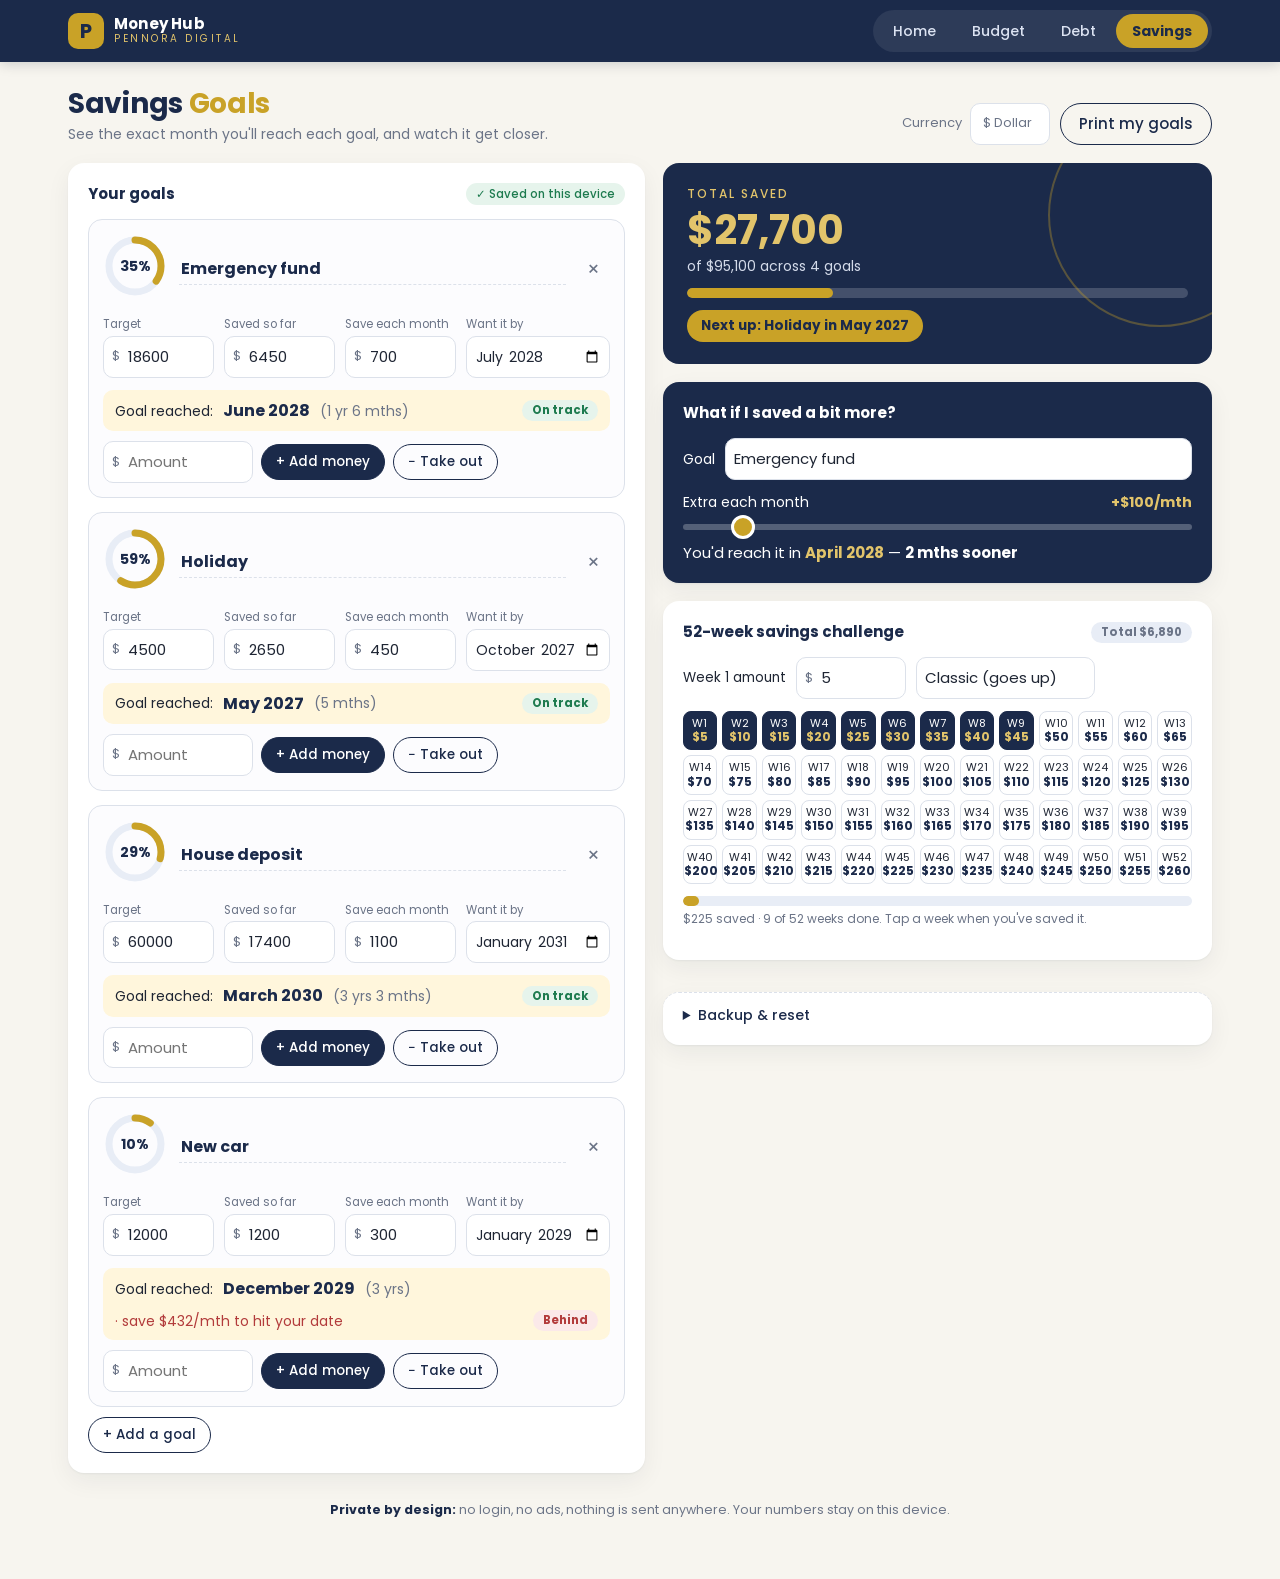
<file: savings.html>
<!doctype html>
<html lang="en">
<head>
<meta charset="utf-8">
<meta name="viewport" content="width=device-width, initial-scale=1">
<title>Savings Tracker – Pennora Money Hub</title>
<meta name="robots" content="noindex, nofollow">
<meta name="theme-color" content="#1B2A4A">
<meta name="apple-mobile-web-app-capable" content="yes">
<meta name="mobile-web-app-capable" content="yes">
<meta name="apple-mobile-web-app-status-bar-style" content="black">
<meta name="apple-mobile-web-app-title" content="Money Hub">
<link rel="manifest" href="manifest.webmanifest">
<link rel="icon" href="icon-192.png">
<link rel="apple-touch-icon" href="apple-touch-icon.png">
<link rel="stylesheet" href="fonts.css">
<link rel="stylesheet" href="app.css">
</head>
<body>
<div class="appbar"><div class="in"><a class="mark" href="index.html"><span class="p">P</span><span><b>Money Hub</b><small>Pennora Digital</small></span></a><nav class="tabs" aria-label="Tools"><a href="index.html">Home</a><a href="budget.html">Budget</a><a href="debt.html">Debt</a><a href="savings.html" aria-current="page">Savings</a></nav></div></div>
<div class="wrap">
  <header class="top">
    <div>
      <h1>Savings <em>Goals</em></h1>
      <p class="tag">See the exact month you'll reach each goal, and watch it get closer.</p>
    </div>
    <div class="top-actions">
      <label class="cur">Currency <select id="currency" aria-label="Currency symbol"></select></label>
      <button class="btn ghost" id="printBtn" type="button">Print my goals</button>
    </div>
  </header>
  <p class="print-head" id="printHead"></p>
  <style>
    .goals{display:grid;gap:14px}
    .goal{border:1.5px solid var(--line);border-radius:14px;padding:14px;background:#FCFCFE}
    .goal .gh{display:flex;align-items:center;gap:12px}
    .ring{width:64px;height:64px;flex:none}
    .gname{flex:1;min-width:0;width:100%;border:0;border-bottom:1.5px dashed var(--line);background:transparent;padding:4px 2px;font-weight:700;font-size:16px;outline:0;color:var(--navy)}
    .g4{display:grid;grid-template-columns:minmax(0,1fr) minmax(0,1fr) minmax(0,1fr) minmax(0,1.3fr);gap:10px;margin-top:12px}
    .g4 .lbl{font-size:11.5px;color:var(--muted);margin-bottom:3px}
    .reach{display:flex;align-items:center;gap:10px;flex-wrap:wrap;margin-top:12px;background:var(--gold-bg);border-radius:10px;padding:9px 12px;font-size:14px}
    .reach b{color:var(--navy);font-size:16px}
    .add{display:flex;gap:8px;margin-top:10px;align-items:center;flex-wrap:wrap}
    .add .inp{width:150px}
    .goal input[type=month]{min-width:0;font-size:14px}
    .wk{display:grid;grid-template-columns:repeat(13,minmax(0,1fr));gap:5px}
    .wk button{border:1.5px solid var(--line);background:#fff;border-radius:8px;padding:5px 0;font-size:11px;cursor:pointer;line-height:1.2}
    .wk button b{display:block;font-size:12px;color:var(--navy)}
    .wk button[aria-pressed="true"]{background:var(--navy);border-color:var(--navy);color:#fff}
    .wk button[aria-pressed="true"] b{color:var(--gold-l)}
    @media (max-width:560px){.g4{grid-template-columns:repeat(2,minmax(0,1fr))}.wk{grid-template-columns:repeat(7,minmax(0,1fr))}}
  </style>
  <div class="grid">
    <div class="col">
      <section class="card">
        <h2><span class="grow">Your goals</span><span class="saved" id="saved">✓ Saved on this device</span></h2>
        <div class="goals" id="goals"></div>
        <div class="row-actions no-print"><button class="btn ghost small" id="addGoal" type="button">+ Add a goal</button></div>
      </section>
    </div>
    <div class="col">
      <section class="hero">
        <div class="lab">Total saved</div>
        <div class="big gold" id="hTot"></div>
        <div class="small" id="hSmall"></div>
        <div class="bar" style="margin-top:12px;background:rgba(255,255,255,.18)"><i id="hBar"></i></div>
        <div id="hChip"></div>
      </section>
      <section class="card" style="background:var(--navy);color:#fff">
        <h2 style="color:#fff">What if I saved a bit more?</h2>
        <div style="display:flex;gap:10px;align-items:center;flex-wrap:wrap;font-size:14px">
          <span>Goal</span><div class="inp" style="flex:1;min-width:160px"><select id="wGoal" aria-label="Goal"></select></div>
        </div>
        <div style="display:flex;justify-content:space-between;margin-top:12px;font-size:14px"><span>Extra each month</span><b id="wVal" style="color:var(--gold-l)"></b></div>
        <input type="range" id="wRange" min="0" max="1000" step="10" value="100" aria-label="Extra each month">
        <div id="wOut" style="font-size:15px;margin-top:6px"></div>
      </section>
      <section class="card">
        <h2><span class="grow">52-week savings challenge</span><span class="pill grey" id="cTot"></span></h2>
        <div style="display:flex;gap:10px;flex-wrap:wrap;align-items:center;margin-bottom:12px;font-size:13.5px">
          <span>Week 1 amount</span><div class="inp" style="width:110px"><span class="cs"></span><input id="cStart" inputmode="decimal"></div>
          <div class="inp" style="width:auto"><select id="cMode" aria-label="Challenge type"><option value="up">Classic (goes up)</option><option value="down">Reverse (goes down)</option><option value="flat">Same every week</option></select></div>
        </div>
        <div class="wk" id="weeks"></div>
        <div class="bar" style="margin-top:12px"><i id="cBar"></i></div>
        <p class="hint" id="cTxt"></p>
      </section>
      <details class="more card no-print">
        <summary>Backup &amp; reset</summary>
        <p class="hint">Your goals are saved in this browser only. Save a backup file to move them to another device.</p>
        <div class="row-actions">
          <button class="btn ghost small" id="exportBtn" type="button">Save backup file</button>
          <button class="btn ghost small" id="importBtn" type="button">Open backup file</button>
          <input type="file" id="importFile" accept=".json,application/json" hidden>
          <button class="btn ghost small" id="resetBtn" type="button">Start fresh</button>
        </div>
      </details>
    </div>
  </div>
  <p class="privacy"><b>Private by design:</b> no login, no ads, nothing is sent anywhere. Your numbers stay on this device.</p>
</div>
<script src="common.js"></script>
<script>
(function(){
var KEY="pennora-hub-savings-v1",$=PH.$,MAXG=12;
function sample(){var n=PH.ym();return {goals:[
  {n:"Emergency fund",t:18600,s:6450,by:PH.ymAdd(n,19),m:700},
  {n:"Holiday",t:4500,s:2650,by:PH.ymAdd(n,10),m:450},
  {n:"House deposit",t:60000,s:17400,by:PH.ymAdd(n,49),m:1100},
  {n:"New car",t:12000,s:1200,by:PH.ymAdd(n,25),m:300}],
  ch:{start:5,mode:"up",done:[1,2,3,4,5,6,7,8,9]},w:{g:0,x:100}}}
var S=PH.load(KEY,null); if(!S||!Array.isArray(S.goals))S=sample(); if(!S.ch)S.ch={start:1,mode:"up",done:[]}; if(!S.w)S.w={g:0,x:100};
function save(){PH.store(KEY,S,"saved")}
function calc(g){var left=Math.max(0,PH.pos(g.t)-PH.pos(g.s)),now=PH.ym(),months=left<=0?0:(PH.pos(g.m)>0?Math.ceil(left/PH.pos(g.m)-1e-9):Infinity);
  var reach=months===0?now:(isFinite(months)?PH.ymAdd(now,months):null),need=null,ml=null,status;
  if(g.by&&/^\d{4}-\d{2}$/.test(g.by)){ml=Math.max(0,PH.ymDiff(now,g.by));need=left<=0?0:left/Math.max(1,ml)}
  if(PH.pos(g.t)>0&&left<=0)status=["good","Reached ✓"];else if(!isFinite(months))status=["grey","Add a monthly amount"];else if(need===null)status=["grey","Saving"];else if(PH.pos(g.m)+0.005>=need)status=["good","On track"];else status=["bad","Behind"];
  return {left:left,months:months,reach:reach,need:need,ml:ml,status:status,pct:PH.pos(g.t)>0?Math.min(1,PH.pos(g.s)/PH.pos(g.t)):0}}
function ring(p){var r=26,c=2*Math.PI*r;return '<svg class="ring" viewBox="0 0 64 64" aria-hidden="true"><circle cx="32" cy="32" r="'+r+'" fill="none" stroke="#E8EDF6" stroke-width="7"/><circle cx="32" cy="32" r="'+r+'" fill="none" stroke="#C9A227" stroke-width="7" stroke-linecap="round" stroke-dasharray="'+(c*p).toFixed(1)+' '+c.toFixed(1)+'" transform="rotate(-90 32 32)"/><text x="32" y="37" text-anchor="middle" font-size="14" font-weight="700" fill="#1B2A4A">'+Math.round(p*100)+'%</text></svg>'}
function fld(lbl,key,i,val,money,type){return '<div><div class="lbl">'+lbl+'</div><div class="inp">'+(money?'<span class="cs">'+PH.esc(PH.cur())+'</span>':'')+'<input data-k="'+key+'" data-i="'+i+'" '+(type?'type="'+type+'"':'inputmode="decimal"')+' value="'+(type?PH.esc(val||""):(val?Math.round(val*100)/100:""))+'" placeholder="'+(type?"":"0")+'"></div></div>'}
function render(){
  $("goals").innerHTML=S.goals.map(function(g,i){return '<div class="goal"><div class="gh"><span id="rg'+i+'"></span><input class="gname" data-k="n" data-i="'+i+'" value="'+PH.esc(g.n)+'" placeholder="Goal name, e.g. Holiday" maxlength="40"><button class="x no-print" data-del="'+i+'" aria-label="Remove goal">×</button></div>'+
    '<div class="g4">'+fld("Target","t",i,g.t,1)+fld("Saved so far","s",i,g.s,1)+fld("Save each month","m",i,g.m,1)+fld("Want it by","by",i,g.by,0,"month")+'</div>'+
    '<div class="reach" id="re'+i+'"></div>'+
    '<div class="add no-print"><div class="inp"><span class="cs">'+PH.esc(PH.cur())+'</span><input id="ad'+i+'" inputmode="decimal" placeholder="Amount" aria-label="Amount to add"></div><button class="btn small" data-add="'+i+'" type="button">+ Add money</button><button class="btn ghost small" data-sub="'+i+'" type="button">− Take out</button></div></div>'}).join("");
  $("addGoal").style.display=S.goals.length>=MAXG?"none":"";
  $("cStart").value=S.ch.start||"";$("cMode").value=S.ch.mode;
  update();
}
function wk(n){var a=PH.pos(S.ch.start);return S.ch.mode==="down"?a*(53-n):S.ch.mode==="flat"?a:a*n}
function update(){
  var tot=0,tgt=0,next=null;
  S.goals.forEach(function(g,i){var c=calc(g);tot+=PH.pos(g.s);tgt+=PH.pos(g.t);var rg=$("rg"+i);if(!rg)return;rg.innerHTML=ring(c.pct);
    var txt=c.status[1]==="Reached ✓"?'<b>Goal reached! 🎉</b>':(c.reach?'Goal reached: <b>'+PH.ymLabel(c.reach,true)+'</b> <span style="color:var(--muted)">('+PH.dur(c.months)+')</span>':'<span>Add how much you\'ll save each month to see your date</span>');
    if(c.need!==null&&c.status[0]==="bad")txt+=' <span style="color:var(--bad)">· save '+PH.money(c.need)+'/mth to hit your date</span>';
    $("re"+i).innerHTML=txt+'<span style="flex:1"></span><span class="pill '+c.status[0]+'">'+c.status[1]+'</span>';
    if(c.left>0&&c.reach&&(!next||c.months<next.m))next={n:g.n||"Goal "+(i+1),m:c.months,r:c.reach}});
  $("hTot").textContent=PH.money(tot);$("hSmall").textContent="of "+PH.money(tgt)+" across "+S.goals.length+" goal"+(S.goals.length===1?"":"s");
  $("hBar").style.width=(tgt?Math.min(100,tot/tgt*100):0)+"%";
  $("hChip").innerHTML=next?'<span class="chip">Next up: '+PH.esc(next.n)+' in '+PH.ymLabel(next.r)+'</span>':'';
  // what-if
  var sel=$("wGoal"),opts=S.goals.map(function(g,i){return '<option value="'+i+'">'+PH.esc(g.n||("Goal "+(i+1)))+'</option>'}).join("");if(sel.innerHTML!==opts)sel.innerHTML=opts;
  if(S.w.g>=S.goals.length)S.w.g=0;sel.value=S.w.g;$("wRange").value=S.w.x;$("wVal").textContent="+"+PH.money(S.w.x)+"/mth";
  var g=S.goals[S.w.g];if(g){var a=calc(g),b=calc({t:g.t,s:g.s,m:PH.pos(g.m)+PH.pos(S.w.x),by:g.by});
    $("wOut").innerHTML=a.left<=0?"This goal is already reached ✓":(b.reach?'You\'d reach it in <b style="color:var(--gold-l)">'+PH.ymLabel(b.reach,true)+'</b>'+(isFinite(a.months)&&a.months>b.months?' — <b>'+PH.dur(a.months-b.months)+' sooner</b>':''):"Move the slider to see your date")}else $("wOut").textContent="Add a goal first";
  // challenge
  var html="",sum=0,done=0;for(var n=1;n<=52;n++){var on=S.ch.done.indexOf(n)>=0,v=wk(n);sum+=v;if(on)done+=v;html+='<button type="button" data-w="'+n+'" aria-pressed="'+on+'" title="Week '+n+'">W'+n+'<b>'+PH.esc(PH.money(v))+'</b></button>'}
  $("weeks").innerHTML=html;$("cTot").textContent="Total "+PH.money(sum);$("cBar").style.width=(sum?done/sum*100:0)+"%";
  $("cTxt").textContent=PH.money(done)+" saved · "+S.ch.done.length+" of 52 weeks done. Tap a week when you've saved it.";
  document.querySelectorAll(".cs").forEach(function(e){e.textContent=PH.cur()});
  $("printHead").textContent="My savings goals · printed "+new Date().toLocaleDateString();
  save();
}
document.addEventListener("input",function(e){var k=e.target.getAttribute("data-k");if(k){var g=S.goals[+e.target.getAttribute("data-i")];g[k]=(k==="n"||k==="by")?e.target.value.slice(0,40):PH.pos(e.target.value);update();return}
  if(e.target.id==="wRange"){S.w.x=+e.target.value;update()} if(e.target.id==="cStart"){S.ch.start=PH.pos(e.target.value);update()}});
document.addEventListener("change",function(e){if(e.target.id==="wGoal"){S.w.g=+e.target.value;update()}if(e.target.id==="cMode"){S.ch.mode=e.target.value;update()}});
document.addEventListener("click",function(e){var t=e.target.closest?e.target.closest("button"):null;if(!t)return;
  if(t.hasAttribute("data-del")){var i=+t.getAttribute("data-del");if(confirm("Remove the goal \""+(S.goals[i].n||"this goal")+"\"?")){S.goals.splice(i,1);render()}}
  else if(t.hasAttribute("data-add")||t.hasAttribute("data-sub")){var i2=+(t.getAttribute("data-add")||t.getAttribute("data-sub")),inp=$("ad"+i2),v=PH.pos(inp.value);if(!v){inp.focus();return}
    var g=S.goals[i2];g.s=Math.max(0,PH.pos(g.s)+(t.hasAttribute("data-sub")?-v:v));render()}
  else if(t.hasAttribute("data-w")){var n=+t.getAttribute("data-w"),j=S.ch.done.indexOf(n);if(j>=0)S.ch.done.splice(j,1);else S.ch.done.push(n);update()}});
$("addGoal").onclick=function(){S.goals.push({n:"",t:0,s:0,m:0,by:""});render()};
$("resetBtn").onclick=function(){if(confirm("Delete all goals and the challenge, and start with a blank page?")){S={goals:[{n:"",t:0,s:0,m:0,by:""}],ch:{start:1,mode:"up",done:[]},w:{g:0,x:100}};render()}};
$("printBtn").onclick=function(){window.print()};
$("exportBtn").onclick=function(){PH.download("pennora-savings-backup.json",{app:"pennora-savings",v:1,data:S})};
$("importBtn").onclick=function(){$("importFile").click()};
PH.pickFile($("importFile"),function(o){var d=o&&o.data;if(!d||!Array.isArray(d.goals)){alert("That doesn't look like a Savings backup file.");return}S=d;if(!S.ch)S.ch={start:1,mode:"up",done:[]};if(!S.w)S.w={g:0,x:100};render()});
PH.curSelect($("currency"),PH.cur(),function(v){PH.setCur(v);render()});
render();
})();
</script>
</body>
</html>
</file>
<file: fonts.css>
@font-face{font-family:"Pop";src:url([data-uri]) format("woff");font-weight:400}
@font-face{font-family:"Pop";src:url([data-uri]) format("woff");font-weight:500}
@font-face{font-family:"Pop";src:url([data-uri]) format("woff");font-weight:700}
</file>
<file: app.css>
:root{
  --navy:#1B2A4A; --navy2:#2C3E66; --gold:#C9A227; --gold-l:#E2C46B; --gold-bg:#FFF6DC; --blue-l:#E8EDF6;
  --cream:#F7F5EF; --card:#FFFFFF; --ink:#1E2533; --muted:#6B7487; --line:#DCE1EA;
  --good:#1E7B4F; --good-bg:#E6F4EC; --bad:#B23B3B; --bad-bg:#FBE9E9; --radius:16px;
}
*{box-sizing:border-box}
html,body{margin:0;background:var(--cream);color:var(--ink);font-family:"Pop",system-ui,-apple-system,"Segoe UI",Arial,sans-serif;font-size:15px;line-height:1.45}
button,input,select{font:inherit;color:inherit}
input,select{-webkit-appearance:none;appearance:none}
.wrap{max-width:1180px;margin:0 auto;padding:0 18px 48px}
/* app bar */
.appbar{background:var(--navy);color:#fff;position:sticky;top:0;z-index:20;box-shadow:0 2px 12px rgba(10,20,40,.18)}
.appbar .in{max-width:1180px;margin:0 auto;padding:10px 18px;display:flex;align-items:center;gap:16px;flex-wrap:wrap}
.mark{display:flex;align-items:center;gap:10px;text-decoration:none;color:#fff;margin-right:auto}
.mark .p{width:36px;height:36px;border-radius:10px;background:var(--gold);color:var(--navy);display:grid;place-items:center;font-weight:700;font-size:20px}
.mark b{display:block;font-size:15px;line-height:1.1;letter-spacing:.2px}
.mark small{display:block;font-size:10px;letter-spacing:2.5px;color:var(--gold-l);text-transform:uppercase}
nav.tabs{display:flex;gap:4px;background:rgba(255,255,255,.08);padding:4px;border-radius:999px}
nav.tabs a{color:#DCE3F2;text-decoration:none;padding:7px 16px;border-radius:999px;font-size:14px;font-weight:500;white-space:nowrap}
nav.tabs a:hover{color:#fff}
nav.tabs a[aria-current="page"]{background:var(--gold);color:var(--navy);font-weight:700}
/* page head */
header.top{display:flex;align-items:flex-end;justify-content:space-between;gap:16px;flex-wrap:wrap;margin:26px 0 18px}
h1{font-size:28px;line-height:1.15;margin:0;color:var(--navy);font-weight:700;letter-spacing:-.3px}
h1 em{font-style:normal;color:var(--gold)}
.tag{font-size:14px;color:var(--muted);margin:4px 0 0}
.top-actions{display:flex;gap:10px;align-items:center;flex-wrap:wrap}
.btn{border:1.5px solid var(--navy);background:var(--navy);color:#fff;border-radius:999px;padding:9px 18px;font-weight:500;cursor:pointer;display:inline-flex;align-items:center;justify-content:center;gap:8px;min-height:42px;text-decoration:none}
.btn.gold{background:var(--gold);border-color:var(--gold);color:var(--navy);font-weight:700}
.btn.ghost{background:transparent;color:var(--navy)}
.btn.small{min-height:36px;padding:6px 14px;font-size:13.5px}
.btn:focus-visible,a:focus-visible,input:focus-visible,select:focus-visible{outline:3px solid var(--gold-l);outline-offset:2px}
.cur{display:flex;align-items:center;gap:8px;font-size:13px;color:var(--muted)}
.cur select{border:1.5px solid var(--line);background:#fff;border-radius:10px;padding:8px 12px;min-height:42px}
/* cards */
.grid{display:grid;grid-template-columns:minmax(0,1.05fr) minmax(0,1fr);gap:18px;align-items:start}
.col{display:grid;gap:18px;grid-template-columns:minmax(0,1fr)}
.card{background:var(--card);border-radius:var(--radius);box-shadow:0 1px 2px rgba(20,30,55,.05),0 8px 24px rgba(20,30,55,.06);padding:20px}
.card h2{font-size:15px;margin:0 0 14px;color:var(--navy);font-weight:700;display:flex;align-items:center;gap:10px}
.card h2 .grow{flex:1}
.hint{font-size:12px;color:var(--muted);margin-top:4px}
.inp{display:flex;align-items:center;border:1.5px solid var(--line);border-radius:10px;background:#fff;overflow:hidden;transition:border-color .15s}
.inp:focus-within{border-color:var(--navy2)}
.inp span{padding:0 8px;color:var(--muted);font-size:13px;white-space:nowrap}
.inp input,.inp select{border:0;color:var(--ink);outline:0;background:transparent;padding:9px 8px;min-width:0;width:100%;font-size:15px}
.inp span+input{padding-left:0}
.saved{font-size:11.5px;font-weight:500;color:var(--good);background:var(--good-bg);border-radius:999px;padding:3px 10px;white-space:nowrap}
.saved.off{color:var(--bad);background:var(--bad-bg)}
.hero{background:var(--navy);color:#fff;border-radius:var(--radius);padding:22px 24px;position:relative;overflow:hidden}
.hero::after{content:"";position:absolute;right:-60px;top:-60px;width:220px;height:220px;border-radius:50%;border:2px solid rgba(201,162,39,.35)}
.hero .lab{font-size:12px;letter-spacing:2px;text-transform:uppercase;color:var(--gold-l);font-weight:500}
.hero .big{font-size:40px;font-weight:700;line-height:1.1;margin:6px 0 4px}
.hero .big.gold{color:var(--gold-l)}
.hero .small{font-size:14px;color:#D4DBEA}
.chip{display:inline-flex;align-items:center;gap:8px;background:var(--gold);color:var(--navy);border-radius:999px;padding:6px 14px;font-size:13.5px;font-weight:700;margin-top:12px}
.chip.bad{background:#fff;color:var(--bad)}
.kpis{display:grid;grid-template-columns:repeat(4,minmax(0,1fr));gap:12px}
.kpi{background:#fff;border-radius:14px;padding:14px;border-top:4px solid var(--navy);box-shadow:0 1px 2px rgba(20,30,55,.05),0 6px 18px rgba(20,30,55,.05)}
.kpi .l{font-size:12px;color:var(--muted)} .kpi .v{font-size:21px;font-weight:700;color:var(--navy);margin-top:2px} .kpi .s{font-size:11.5px;color:var(--muted)}
.bar{height:10px;border-radius:99px;background:var(--blue-l);overflow:hidden}
.bar i{display:block;height:100%;border-radius:99px;background:var(--gold);transition:width .3s}
.bar.over i{background:var(--bad)}
.pill{display:inline-block;font-size:11.5px;font-weight:700;border-radius:999px;padding:2px 10px;white-space:nowrap}
.pill.good{background:var(--good-bg);color:var(--good)} .pill.bad{background:var(--bad-bg);color:var(--bad)} .pill.mid{background:var(--gold-bg);color:#8A6A00} .pill.grey{background:var(--blue-l);color:var(--muted)}
.x{border:0;background:transparent;width:32px;height:32px;border-radius:50%;cursor:pointer;color:var(--muted);font-size:20px;line-height:1;flex:none}
.x:hover{background:var(--bad-bg);color:var(--bad)}
details.more{border-top:1px dashed var(--line);margin-top:14px;padding-top:12px}
details.more summary{cursor:pointer;font-weight:500;color:var(--navy);font-size:14px}
.row-actions{display:flex;gap:10px;flex-wrap:wrap;margin-top:10px}
.privacy{font-size:12.5px;color:var(--muted);text-align:center;margin-top:28px}
.privacy b{color:var(--navy)}
.sr{position:absolute;width:1px;height:1px;overflow:hidden;clip:rect(0 0 0 0)}
input[type=range]{-webkit-appearance:none;appearance:none;width:100%;height:6px;border-radius:99px;background:rgba(255,255,255,.25);outline:0;margin:12px 0 4px}
input[type=range]::-webkit-slider-thumb{-webkit-appearance:none;width:24px;height:24px;border-radius:50%;background:var(--gold);border:3px solid #fff;cursor:pointer}
input[type=range]::-moz-range-thumb{width:20px;height:20px;border-radius:50%;background:var(--gold);border:3px solid #fff;cursor:pointer}
table{width:100%;border-collapse:collapse;font-size:13.5px}
th{font-size:11.5px;text-transform:uppercase;letter-spacing:.6px;color:var(--muted);font-weight:500;text-align:left;padding:6px 8px;border-bottom:1.5px solid var(--line)}
td{padding:7px 8px;border-bottom:1px solid #EEF1F6;vertical-align:middle}
.num{text-align:right;font-variant-numeric:tabular-nums}
.print-head{display:none}
@media (max-width:900px){.grid{grid-template-columns:minmax(0,1fr)}.kpis{grid-template-columns:repeat(2,minmax(0,1fr))}}
@media (max-width:560px){
  .appbar .in{padding:8px 12px;gap:8px}.mark{margin-right:0}.mark small{display:none}
  nav.tabs{width:100%;justify-content:space-between}nav.tabs a{padding:7px 10px;font-size:13px;flex:1;text-align:center}
  h1{font-size:23px}.hero .big{font-size:32px}.wrap{padding:0 12px 40px}.card{padding:16px}
}
@media print{
  .appbar,.top-actions,.no-print{display:none!important}
  body{background:#fff;font-size:12px}.card,.kpi{box-shadow:none;border:1px solid #ddd;break-inside:avoid}
  .hero{-webkit-print-color-adjust:exact;print-color-adjust:exact}.grid{grid-template-columns:1fr 1fr}
  .print-head{display:block;color:var(--muted);font-size:12px;margin:-8px 0 12px}
}
</file>
